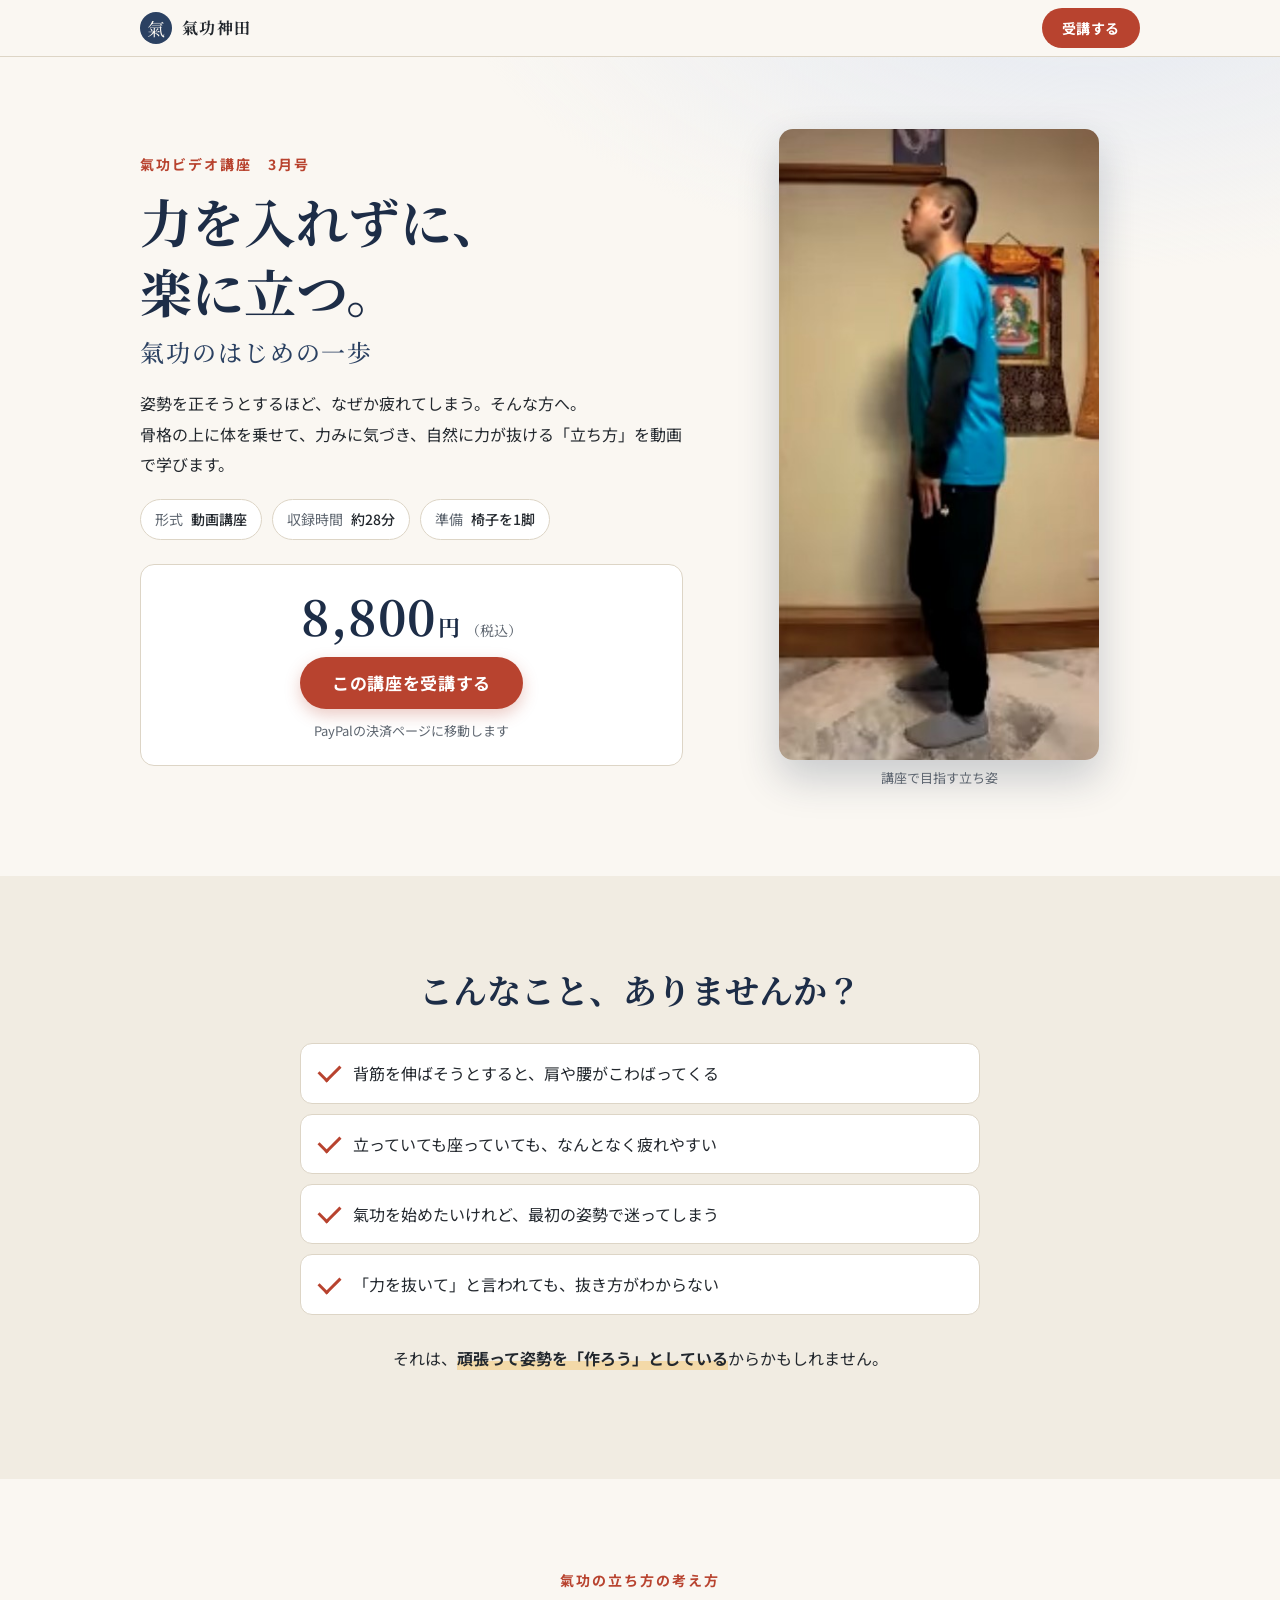
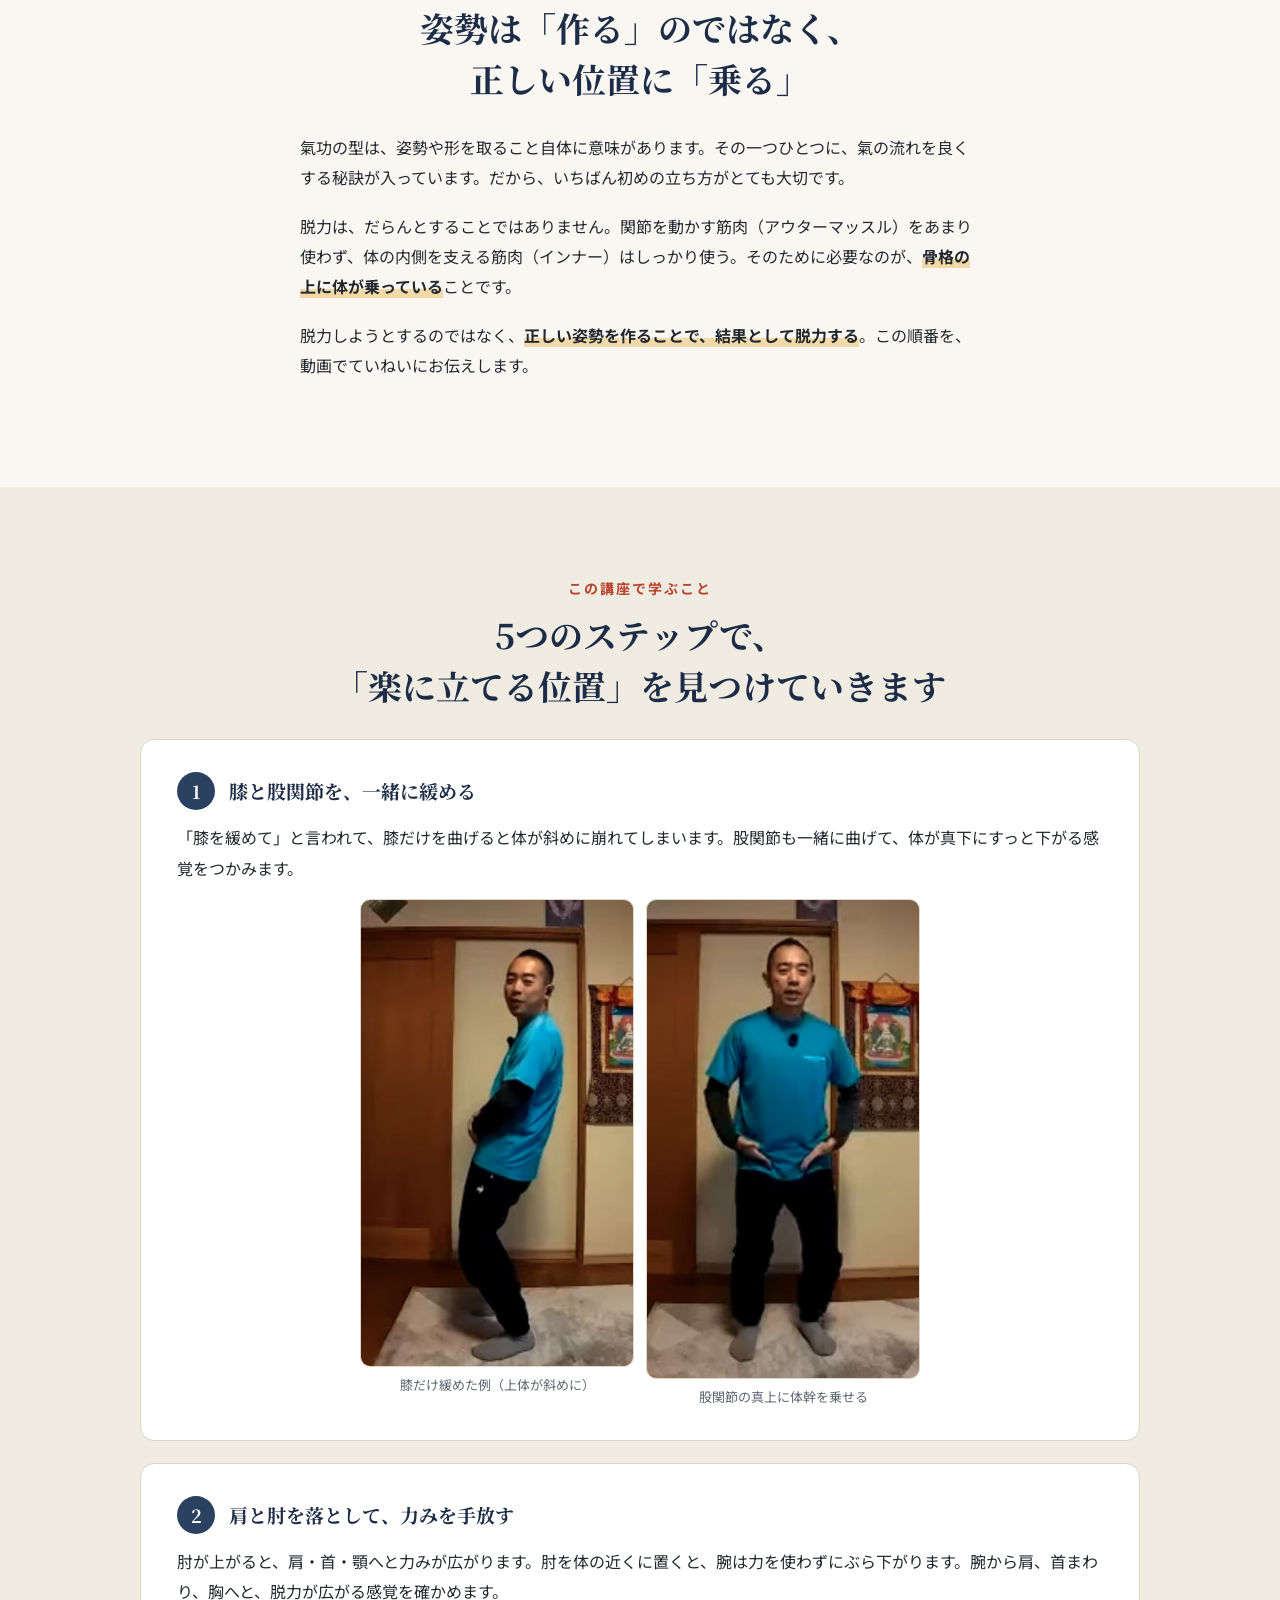
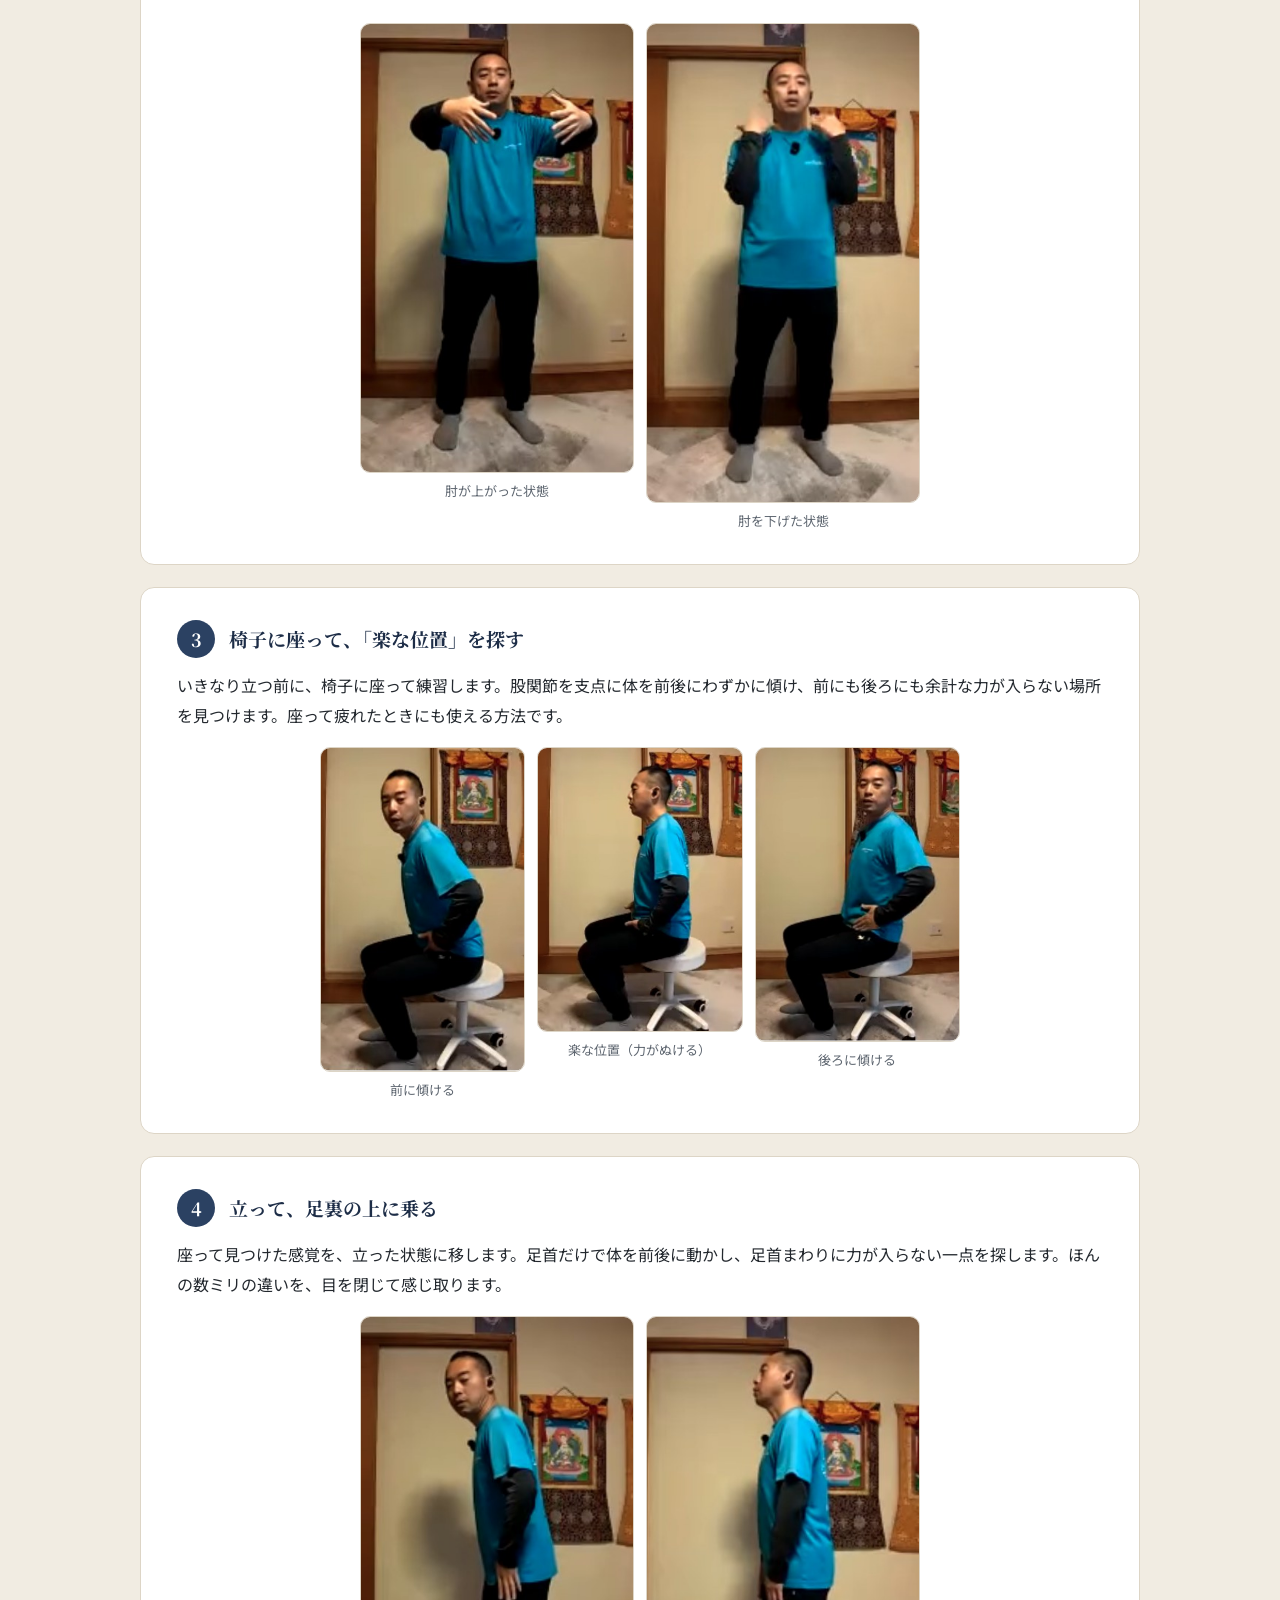
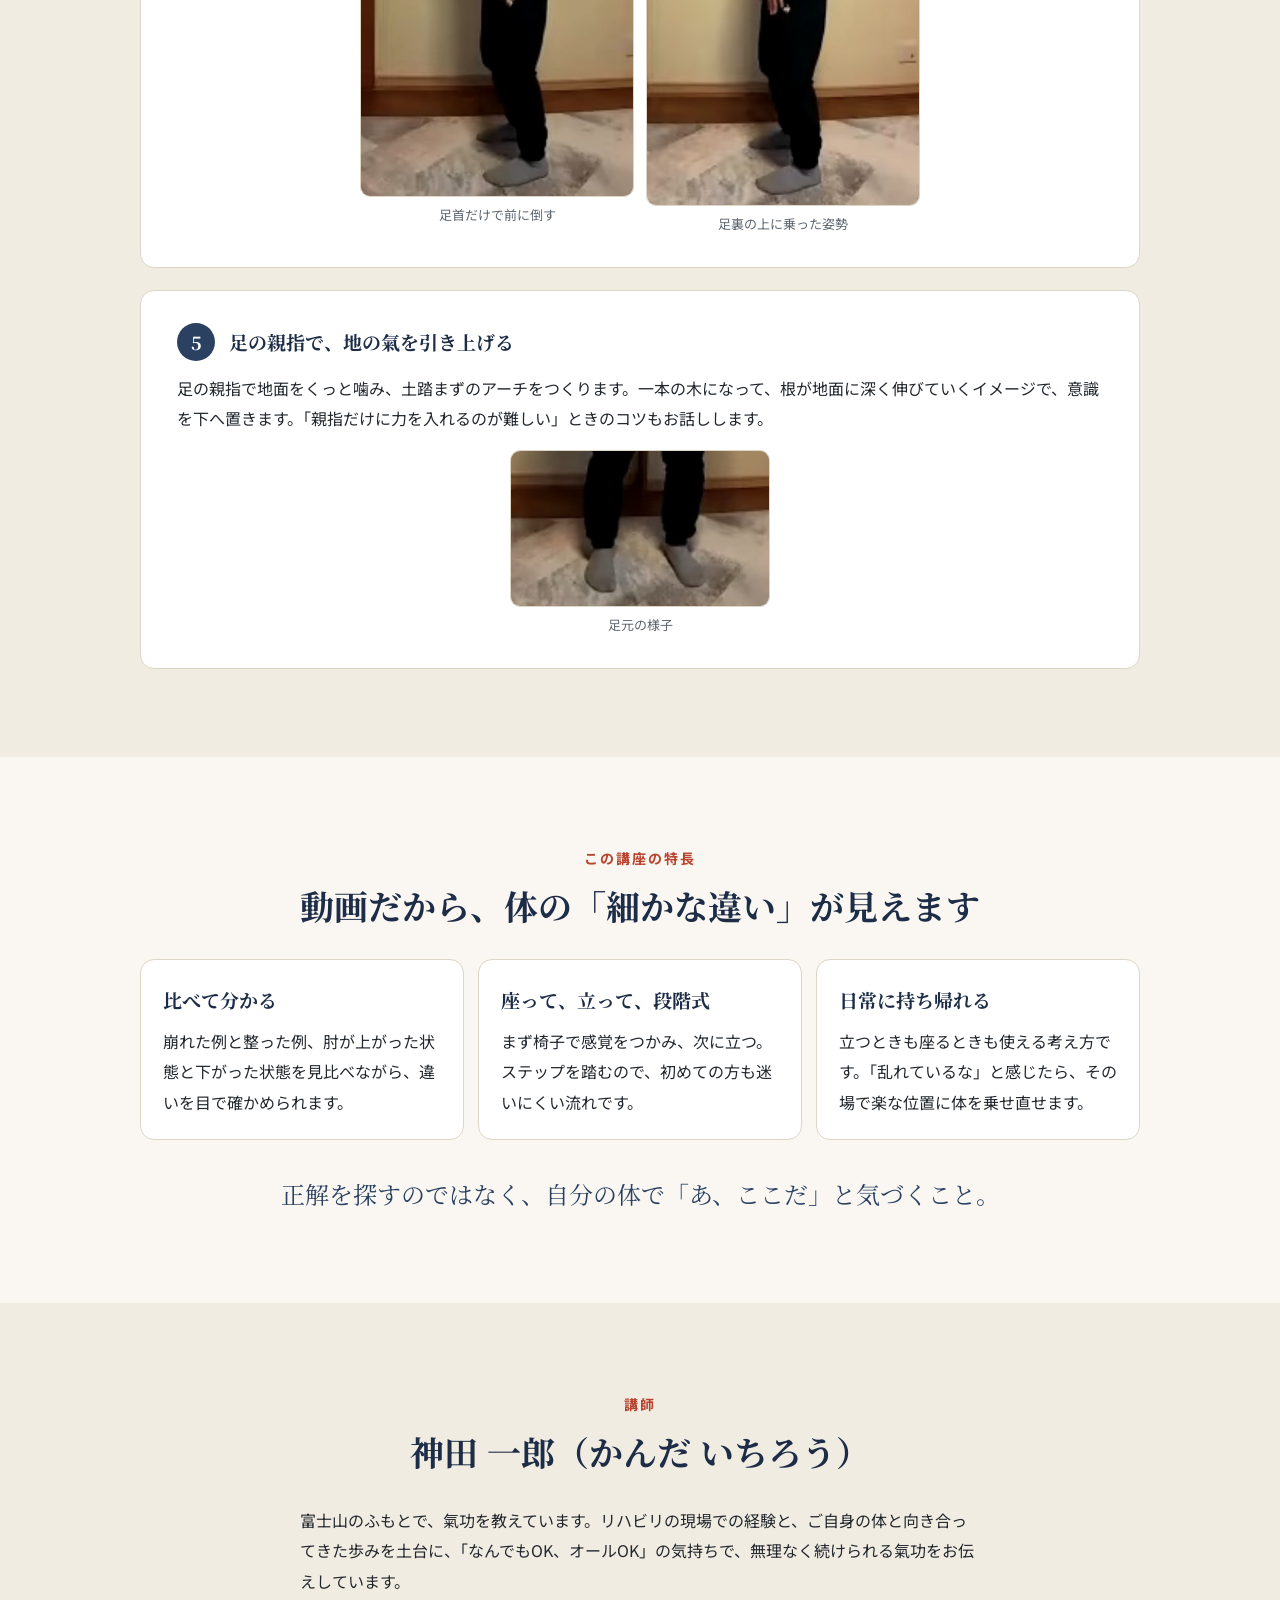
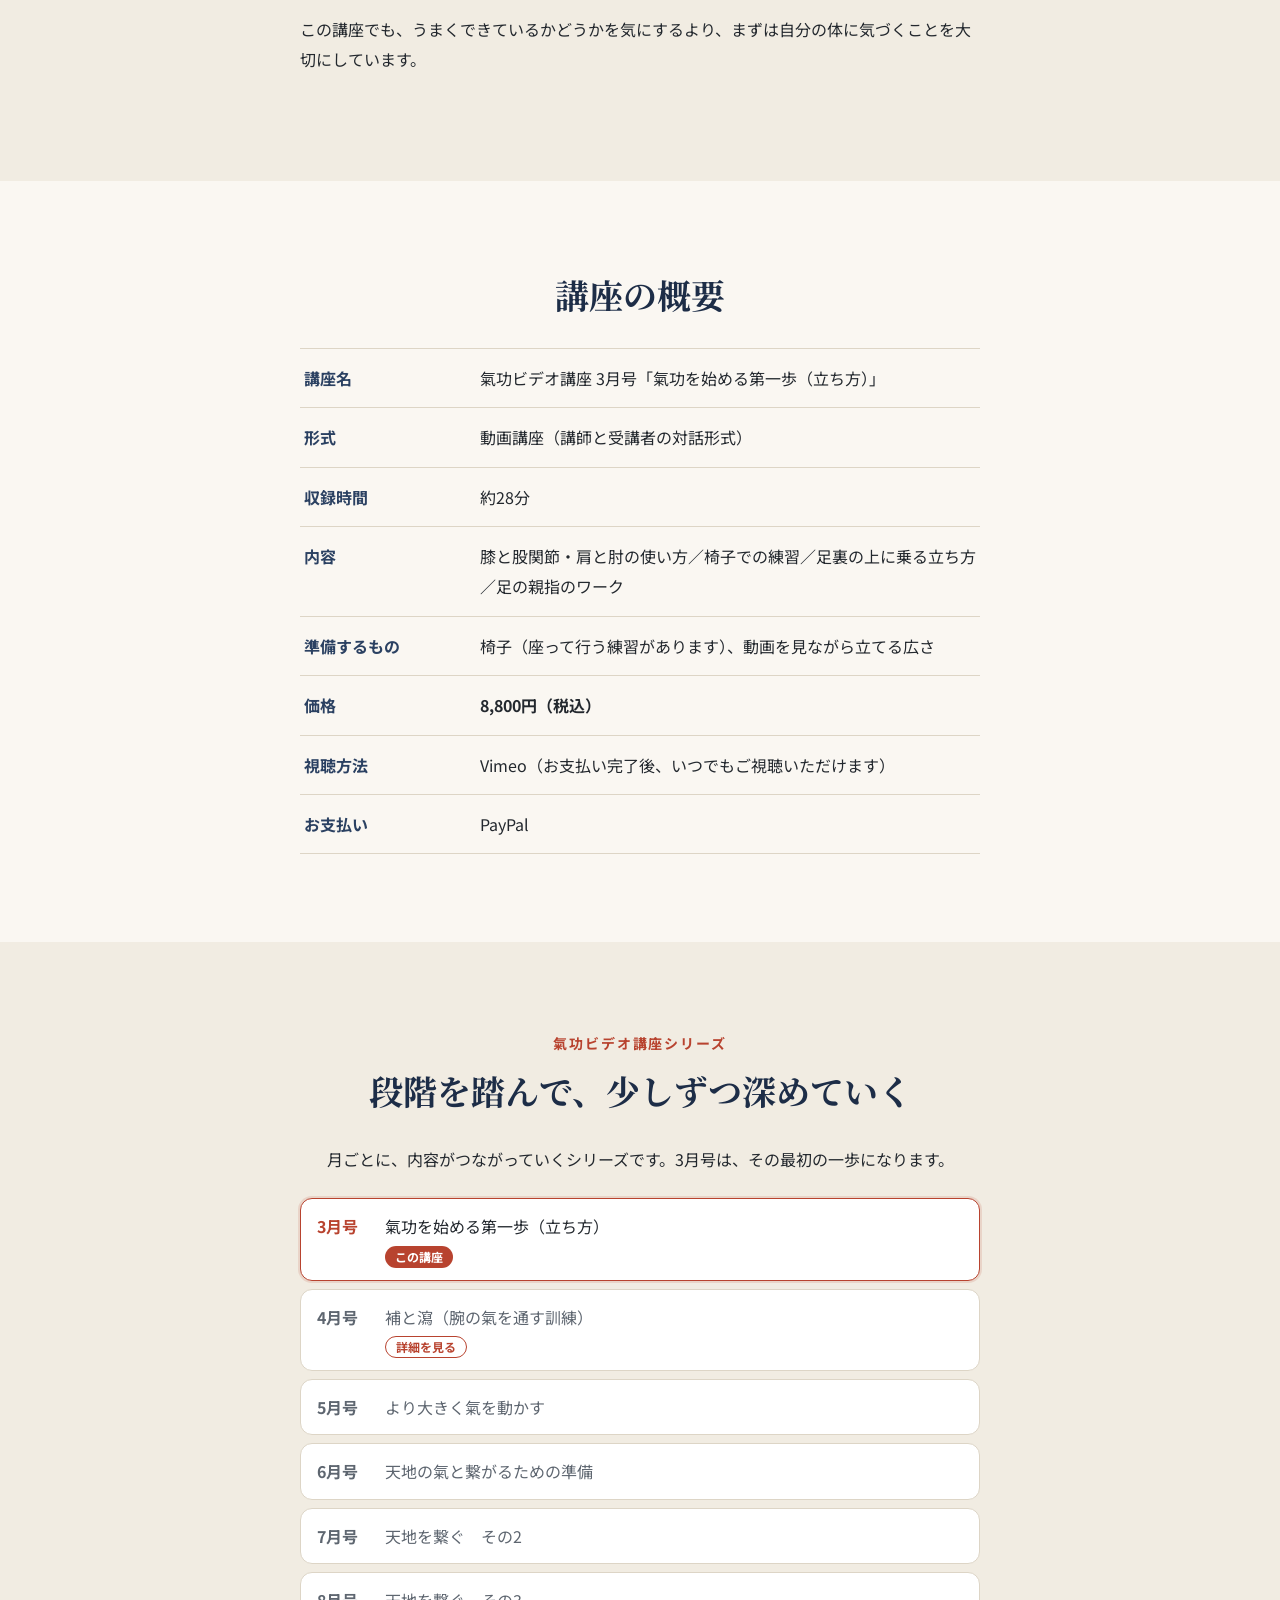
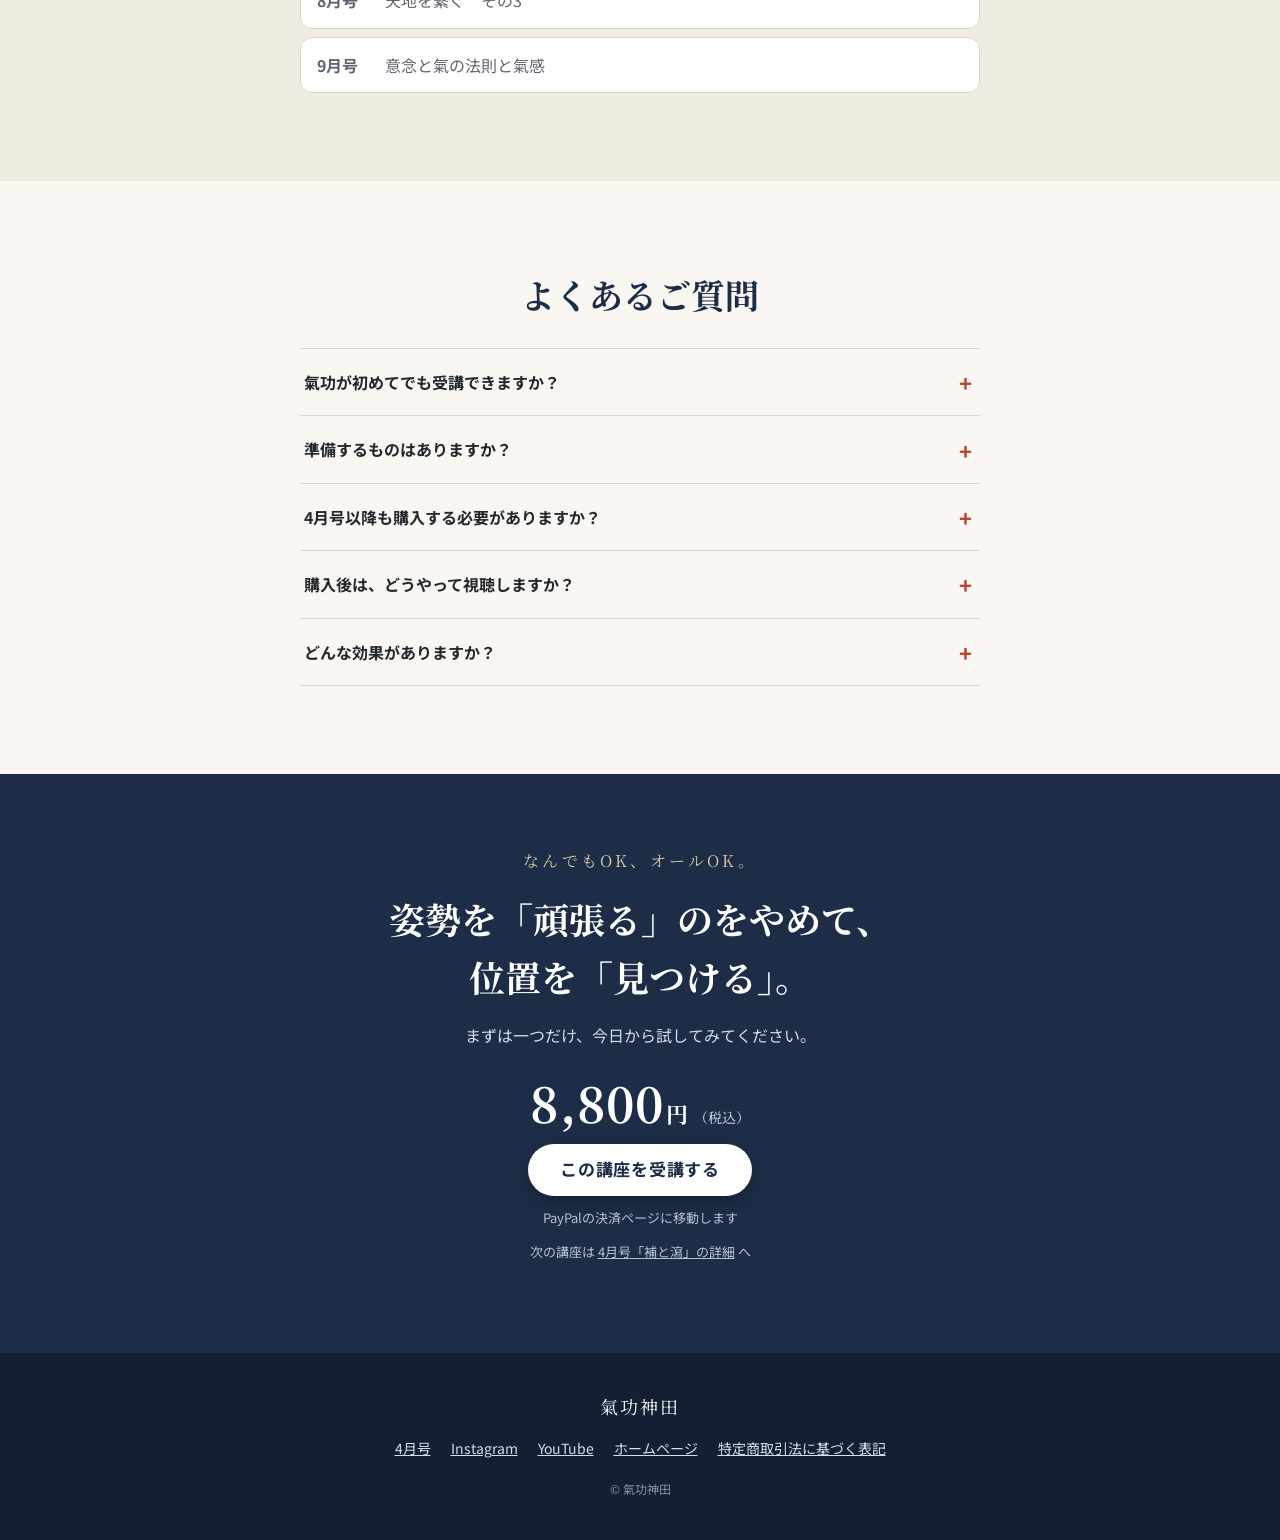
<file: index.html>
<!doctype html>
<html lang="ja">
<head>
<meta charset="utf-8">
<meta name="viewport" content="width=device-width, initial-scale=1">
<title>氣功ビデオ講座 3月号「立ち方」｜氣功神田</title>
<meta name="description" content="姿勢を正そうとするほど疲れてしまう方へ。力を入れずに楽に立つ、氣功のはじめの一歩を動画で学ぶ講座です。約28分・8,800円（税込）。">
<meta property="og:type" content="website">
<meta property="og:title" content="氣功ビデオ講座 3月号「立ち方」｜氣功神田">
<meta property="og:description" content="力を入れずに、楽に立つ。氣功のはじめの一歩を動画で学ぶ講座。8,800円（税込）。">
<link rel="icon" href="data:image/svg+xml,%3Csvg xmlns='http://www.w3.org/2000/svg' viewBox='0 0 100 100'%3E%3Ccircle cx='50' cy='50' r='46' fill='%232b4162'/%3E%3Ctext x='50' y='66' font-size='52' text-anchor='middle' fill='%23faf7f2' font-family='serif'%3E氣%3C/text%3E%3C/svg%3E">
<link rel="preconnect" href="https://fonts.googleapis.com">
<link rel="preconnect" href="https://fonts.gstatic.com" crossorigin>
<link href="https://fonts.googleapis.com/css2?family=Noto+Sans+JP:wght@400;500;700&family=Noto+Serif+JP:wght@500;700&display=swap" rel="stylesheet">
<link rel="stylesheet" href="style.css">
</head>
<body>

<!--
  【差し替え箇所】
  ・購入リンク（PayPal）: https://www.paypal.com/ncp/payment/3G4N5GA3SAFKY （ページ内4か所。変更する場合は検索して置換）
-->

<header class="site-header">
  <div class="wrap header-inner">
    <a class="brand" href="#top" aria-label="氣功神田 トップへ">
      <span class="brand-mark" aria-hidden="true">氣</span>
      <span class="brand-name">氣功神田</span>
    </a>
    <a class="btn btn-small" href="https://www.paypal.com/ncp/payment/3G4N5GA3SAFKY" target="_blank" rel="noopener">受講する</a>
  </div>
</header>

<main id="top">

  <!-- HERO -->
  <section class="hero">
    <div class="wrap hero-inner">
      <div class="hero-copy">
        <p class="eyebrow">氣功ビデオ講座　3月号</p>
        <h1>力を入れずに、<br>楽に立つ。<span class="h1-sub">氣功のはじめの一歩</span></h1>
        <p class="lead">姿勢を正そうとするほど、なぜか疲れてしまう。そんな方へ。<br>骨格の上に体を乗せて、力みに気づき、自然に力が抜ける「立ち方」を動画で学びます。</p>
        <ul class="hero-facts" aria-label="講座の概要">
          <li><span>形式</span>動画講座</li>
          <li><span>収録時間</span>約28分</li>
          <li><span>準備</span>椅子を1脚</li>
        </ul>
        <div class="price-box">
          <p class="price"><span class="price-num">8,800</span><span class="price-unit">円</span><span class="price-tax">（税込）</span></p>
          <a class="btn" href="https://www.paypal.com/ncp/payment/3G4N5GA3SAFKY" target="_blank" rel="noopener">この講座を受講する</a>
          <p class="note-small">PayPalの決済ページに移動します</p>
        </div>
      </div>
      <figure class="hero-fig">
        <img src="assets/shot_1.jpg" width="337" height="664" alt="氣功の立ち方を横から見た、完成した立ち姿">
        <figcaption>講座で目指す立ち姿</figcaption>
      </figure>
    </div>
  </section>

  <!-- 共感 -->
  <section class="section section-tint">
    <div class="wrap narrow">
      <h2 class="h2">こんなこと、ありませんか？</h2>
      <ul class="check-list">
        <li>背筋を伸ばそうとすると、肩や腰がこわばってくる</li>
        <li>立っていても座っていても、なんとなく疲れやすい</li>
        <li>氣功を始めたいけれど、最初の姿勢で迷ってしまう</li>
        <li>「力を抜いて」と言われても、抜き方がわからない</li>
      </ul>
      <p class="body center">それは、<strong>頑張って姿勢を「作ろう」としている</strong>からかもしれません。</p>
    </div>
  </section>

  <!-- 考え方 -->
  <section class="section">
    <div class="wrap narrow">
      <p class="eyebrow center">氣功の立ち方の考え方</p>
      <h2 class="h2">姿勢は「作る」のではなく、<br>正しい位置に「乗る」</h2>
      <p class="body">氣功の型は、姿勢や形を取ること自体に意味があります。その一つひとつに、氣の流れを良くする秘訣が入っています。だから、いちばん初めの立ち方がとても大切です。</p>
      <p class="body">脱力は、だらんとすることではありません。関節を動かす筋肉（アウターマッスル）をあまり使わず、体の内側を支える筋肉（インナー）はしっかり使う。そのために必要なのが、<strong>骨格の上に体が乗っている</strong>ことです。</p>
      <p class="body">脱力しようとするのではなく、<strong>正しい姿勢を作ることで、結果として脱力する</strong>。この順番を、動画でていねいにお伝えします。</p>
    </div>
  </section>

  <!-- 学ぶこと -->
  <section class="section section-tint" id="learn">
    <div class="wrap">
      <p class="eyebrow center">この講座で学ぶこと</p>
      <h2 class="h2">5つのステップで、<br>「楽に立てる位置」を見つけていきます</h2>

      <ol class="steps">

        <li class="step">
          <div class="step-head"><span class="step-no">1</span><h3>膝と股関節を、一緒に緩める</h3></div>
          <p>「膝を緩めて」と言われて、膝だけを曲げると体が斜めに崩れてしまいます。股関節も一緒に曲げて、体が真下にすっと下がる感覚をつかみます。</p>
          <div class="pair">
            <figure><img src="assets/shot_2.jpg" width="392" height="671" alt="膝だけを緩めて、上体が斜めに崩れた例" loading="lazy"><figcaption>膝だけ緩めた例（上体が斜めに）</figcaption></figure>
            <figure><img src="assets/shot_3.jpg" width="368" height="647" alt="股関節の位置を手で示しながら立つ講師" loading="lazy"><figcaption>股関節の真上に体幹を乗せる</figcaption></figure>
          </div>
        </li>

        <li class="step">
          <div class="step-head"><span class="step-no">2</span><h3>肩と肘を落として、力みを手放す</h3></div>
          <p>肘が上がると、肩・首・顎へと力みが広がります。肘を体の近くに置くと、腕は力を使わずにぶら下がります。腕から肩、首まわり、胸へと、脱力が広がる感覚を確かめます。</p>
          <div class="pair">
            <figure><img src="assets/shot_4_1.jpg" width="393" height="647" alt="肘が上がって肩まわりが詰まっている状態" loading="lazy"><figcaption>肘が上がった状態</figcaption></figure>
            <figure><img src="assets/shot_4_2.jpg" width="370" height="651" alt="肘を体の近くに下げて肩が楽な状態" loading="lazy"><figcaption>肘を下げた状態</figcaption></figure>
          </div>
        </li>

        <li class="step">
          <div class="step-head"><span class="step-no">3</span><h3>椅子に座って、「楽な位置」を探す</h3></div>
          <p>いきなり立つ前に、椅子に座って練習します。股関節を支点に体を前後にわずかに傾け、前にも後ろにも余計な力が入らない場所を見つけます。座って疲れたときにも使える方法です。</p>
          <div class="trio">
            <figure><img src="assets/shot_5_1.jpg" width="349" height="555" alt="椅子に座って体を前に傾けた状態" loading="lazy"><figcaption>前に傾ける</figcaption></figure>
            <figure><img src="assets/shot_5_2.jpg" width="400" height="556" alt="椅子に座って楽な位置にいる状態" loading="lazy"><figcaption>楽な位置（力がぬける）</figcaption></figure>
            <figure><img src="assets/shot_5_3.jpg" width="382" height="550" alt="椅子に座って体を後ろに傾けた状態" loading="lazy"><figcaption>後ろに傾ける</figcaption></figure>
          </div>
        </li>

        <li class="step">
          <div class="step-head"><span class="step-no">4</span><h3>立って、足裏の上に乗る</h3></div>
          <p>座って見つけた感覚を、立った状態に移します。足首だけで体を前後に動かし、足首まわりに力が入らない一点を探します。ほんの数ミリの違いを、目を閉じて感じ取ります。</p>
          <div class="pair">
            <figure><img src="assets/shot_7.jpg" width="368" height="649" alt="足首だけで体を前に倒した状態" loading="lazy"><figcaption>足首だけで前に倒す</figcaption></figure>
            <figure><img src="assets/shot_8.jpg" width="366" height="657" alt="足裏の上に体が乗った完成姿勢" loading="lazy"><figcaption>足裏の上に乗った姿勢</figcaption></figure>
          </div>
        </li>

        <li class="step">
          <div class="step-head"><span class="step-no">5</span><h3>足の親指で、地の氣を引き上げる</h3></div>
          <p>足の親指で地面をくっと噛み、土踏まずのアーチをつくります。一本の木になって、根が地面に深く伸びていくイメージで、意識を下へ置きます。「親指だけに力を入れるのが難しい」ときのコツもお話しします。</p>
          <div class="single">
            <figure><img src="assets/shot_9.jpg" width="318" height="192" alt="立った姿勢の足元" loading="lazy"><figcaption>足元の様子</figcaption></figure>
          </div>
        </li>

      </ol>
    </div>
  </section>

  <!-- 特徴 -->
  <section class="section">
    <div class="wrap">
      <p class="eyebrow center">この講座の特長</p>
      <h2 class="h2">動画だから、体の「細かな違い」が見えます</h2>
      <div class="cards">
        <div class="card">
          <h3>比べて分かる</h3>
          <p>崩れた例と整った例、肘が上がった状態と下がった状態を見比べながら、違いを目で確かめられます。</p>
        </div>
        <div class="card">
          <h3>座って、立って、段階式</h3>
          <p>まず椅子で感覚をつかみ、次に立つ。ステップを踏むので、初めての方も迷いにくい流れです。</p>
        </div>
        <div class="card">
          <h3>日常に持ち帰れる</h3>
          <p>立つときも座るときも使える考え方です。「乱れているな」と感じたら、その場で楽な位置に体を乗せ直せます。</p>
        </div>
      </div>
      <p class="pull">正解を探すのではなく、<br class="sp-only">自分の体で「あ、ここだ」と気づくこと。</p>
    </div>
  </section>

  <!-- 講師 -->
  <section class="section section-tint">
    <div class="wrap narrow">
      <p class="eyebrow center">講師</p>
      <h2 class="h2">神田 一郎（かんだ いちろう）</h2>
      <p class="body">富士山のふもとで、氣功を教えています。リハビリの現場での経験と、ご自身の体と向き合ってきた歩みを土台に、「なんでもOK、オールOK」の気持ちで、無理なく続けられる氣功をお伝えしています。</p>
      <p class="body">この講座でも、うまくできているかどうかを気にするより、まずは自分の体に気づくことを大切にしています。</p>
    </div>
  </section>

  <!-- 概要 -->
  <section class="section" id="overview">
    <div class="wrap narrow">
      <h2 class="h2">講座の概要</h2>
      <dl class="spec">
        <div><dt>講座名</dt><dd>氣功ビデオ講座 3月号「氣功を始める第一歩（立ち方）」</dd></div>
        <div><dt>形式</dt><dd>動画講座（講師と受講者の対話形式）</dd></div>
        <div><dt>収録時間</dt><dd>約28分</dd></div>
        <div><dt>内容</dt><dd>膝と股関節・肩と肘の使い方／椅子での練習／足裏の上に乗る立ち方／足の親指のワーク</dd></div>
        <div><dt>準備するもの</dt><dd>椅子（座って行う練習があります）、動画を見ながら立てる広さ</dd></div>
        <div><dt>価格</dt><dd><strong>8,800円（税込）</strong></dd></div>
        <div><dt>視聴方法</dt><dd>Vimeo（お支払い完了後、いつでもご視聴いただけます）</dd></div>
        <div><dt>お支払い</dt><dd>PayPal</dd></div>
      </dl>
    </div>
  </section>

  <!-- シリーズ -->
  <section class="section section-tint">
    <div class="wrap narrow">
      <p class="eyebrow center">氣功ビデオ講座シリーズ</p>
      <h2 class="h2">段階を踏んで、少しずつ深めていく</h2>
      <p class="body center">月ごとに、内容がつながっていくシリーズです。3月号は、その最初の一歩になります。</p>
      <ul class="series">
        <li class="has-link is-current"><a href="./"><span class="s-m">3月号</span><span class="s-t">氣功を始める第一歩（立ち方）</span><span class="s-tag">この講座</span></a></li>
        <li class="has-link"><a href="04/"><span class="s-m">4月号</span><span class="s-t">補と瀉（腕の氣を通す訓練）</span><span class="s-tag s-tag-sub">詳細を見る</span></a></li>
        <li><span class="s-m">5月号</span><span class="s-t">より大きく氣を動かす</span></li>
        <li><span class="s-m">6月号</span><span class="s-t">天地の氣と繋がるための準備</span></li>
        <li><span class="s-m">7月号</span><span class="s-t">天地を繋ぐ　その2</span></li>
        <li><span class="s-m">8月号</span><span class="s-t">天地を繋ぐ　その3</span></li>
        <li><span class="s-m">9月号</span><span class="s-t">意念と氣の法則と氣感</span></li>
      </ul>
    </div>
  </section>

  <!-- FAQ -->
  <section class="section" id="faq">
    <div class="wrap narrow">
      <h2 class="h2">よくあるご質問</h2>
      <details>
        <summary>氣功が初めてでも受講できますか？</summary>
        <p>はい。3月号はシリーズの最初の講座で、氣功を始める第一歩として、立ち方の基本から順に進めます。</p>
      </details>
      <details>
        <summary>準備するものはありますか？</summary>
        <p>椅子を1脚ご用意ください。座って「楽な位置」を探す練習があります。あとは、動画を見ながら立てるスペースがあれば大丈夫です。</p>
      </details>
      <details>
        <summary>4月号以降も購入する必要がありますか？</summary>
        <p>各月号は単品でご購入いただけます。内容は段階的につながっているため、初めての方は3月号からの受講がおすすめです。続きの<a href="04/">4月号「補と瀉」</a>もご覧いただけます。</p>
      </details>
      <details>
        <summary>購入後は、どうやって視聴しますか？</summary>
        <p>お支払い完了後、いつでもVimeoでご視聴いただけます。</p>
      </details>
      <details>
        <summary>どんな効果がありますか？</summary>
        <p>体の感じ方には個人差があります。この講座は、体の使い方を学ぶ内容であり、医療行為や、病気の診断・治療を目的としたものではありません。体調に不安がある方は、無理をせず、医師にご相談ください。</p>
      </details>
    </div>
  </section>

  <!-- 最終CTA -->
  <section class="final">
    <div class="wrap narrow center">
      <p class="final-quote">なんでもOK、オールOK。</p>
      <h2 class="final-h">姿勢を「頑張る」のをやめて、<br>位置を「見つける」。</h2>
      <p class="final-body">まずは一つだけ、今日から試してみてください。</p>
      <p class="price price-light"><span class="price-num">8,800</span><span class="price-unit">円</span><span class="price-tax">（税込）</span></p>
      <a class="btn btn-light" href="https://www.paypal.com/ncp/payment/3G4N5GA3SAFKY" target="_blank" rel="noopener">この講座を受講する</a>
      <p class="note-small">PayPalの決済ページに移動します</p>
      <p class="note-small prev-link">次の講座は <a href="04/">4月号「補と瀉」の詳細</a> へ</p>
    </div>
  </section>

</main>

<footer class="site-footer">
  <div class="wrap">
    <p class="foot-brand">氣功神田</p>
    <ul class="foot-links">
      <li><a href="04/">4月号</a></li>
      <li><a href="https://www.instagram.com/qigongkanda_fujisan/" target="_blank" rel="noopener">Instagram</a></li>
      <li><a href="https://www.youtube.com/@%E6%B0%A3%E5%8A%9F%E7%A5%9E%E7%94%B0" target="_blank" rel="noopener">YouTube</a></li>
      <li><a href="https://www.qigong-kanda.com/" target="_blank" rel="noopener">ホームページ</a></li>
      <li><a href="tokushoho.html">特定商取引法に基づく表記</a></li>
    </ul>
    <p class="copy">© 氣功神田</p>
  </div>
</footer>

<!-- スマホ用の固定ボタン -->
<div class="sticky-cta" id="stickyCta" aria-hidden="true">
  <a class="btn" href="https://www.paypal.com/ncp/payment/3G4N5GA3SAFKY" target="_blank" rel="noopener" tabindex="-1">8,800円（税込）で受講する</a>
</div>

<script src="script.js"></script>
</body>
</html>
</file>
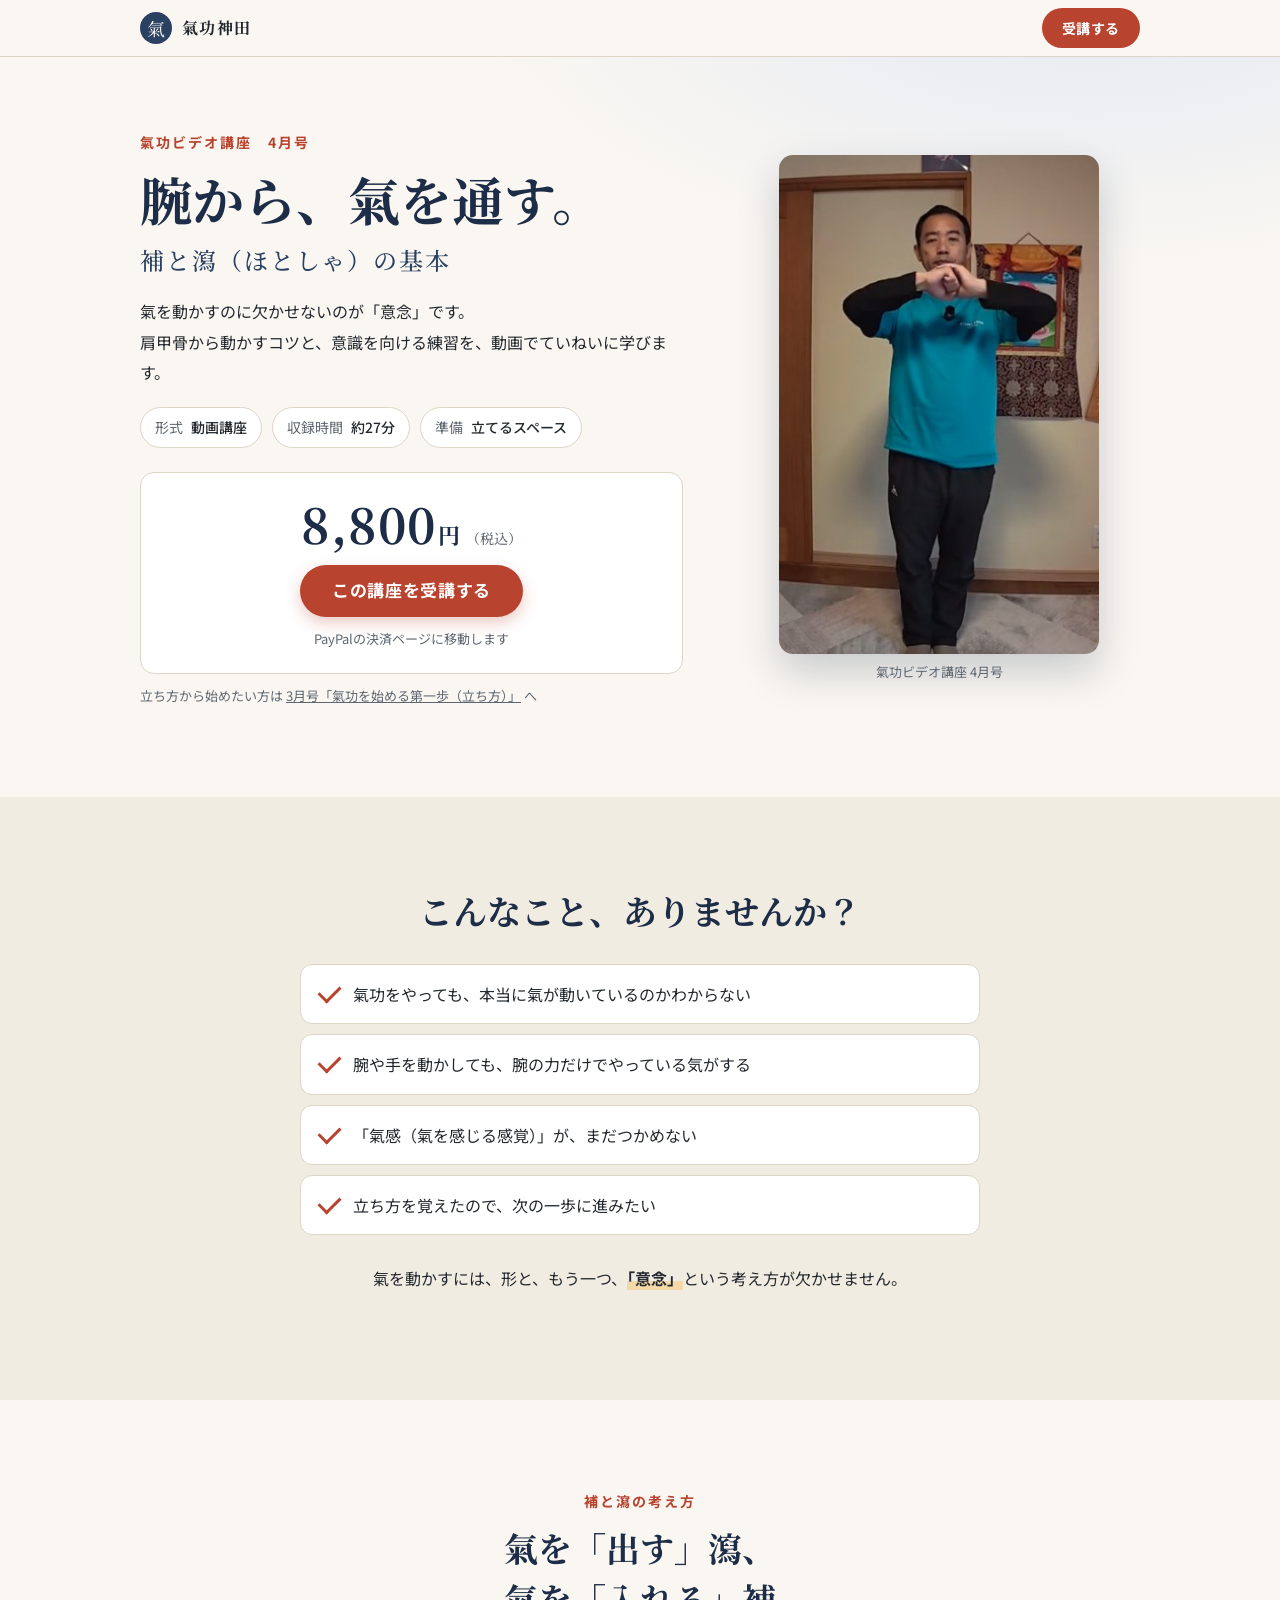
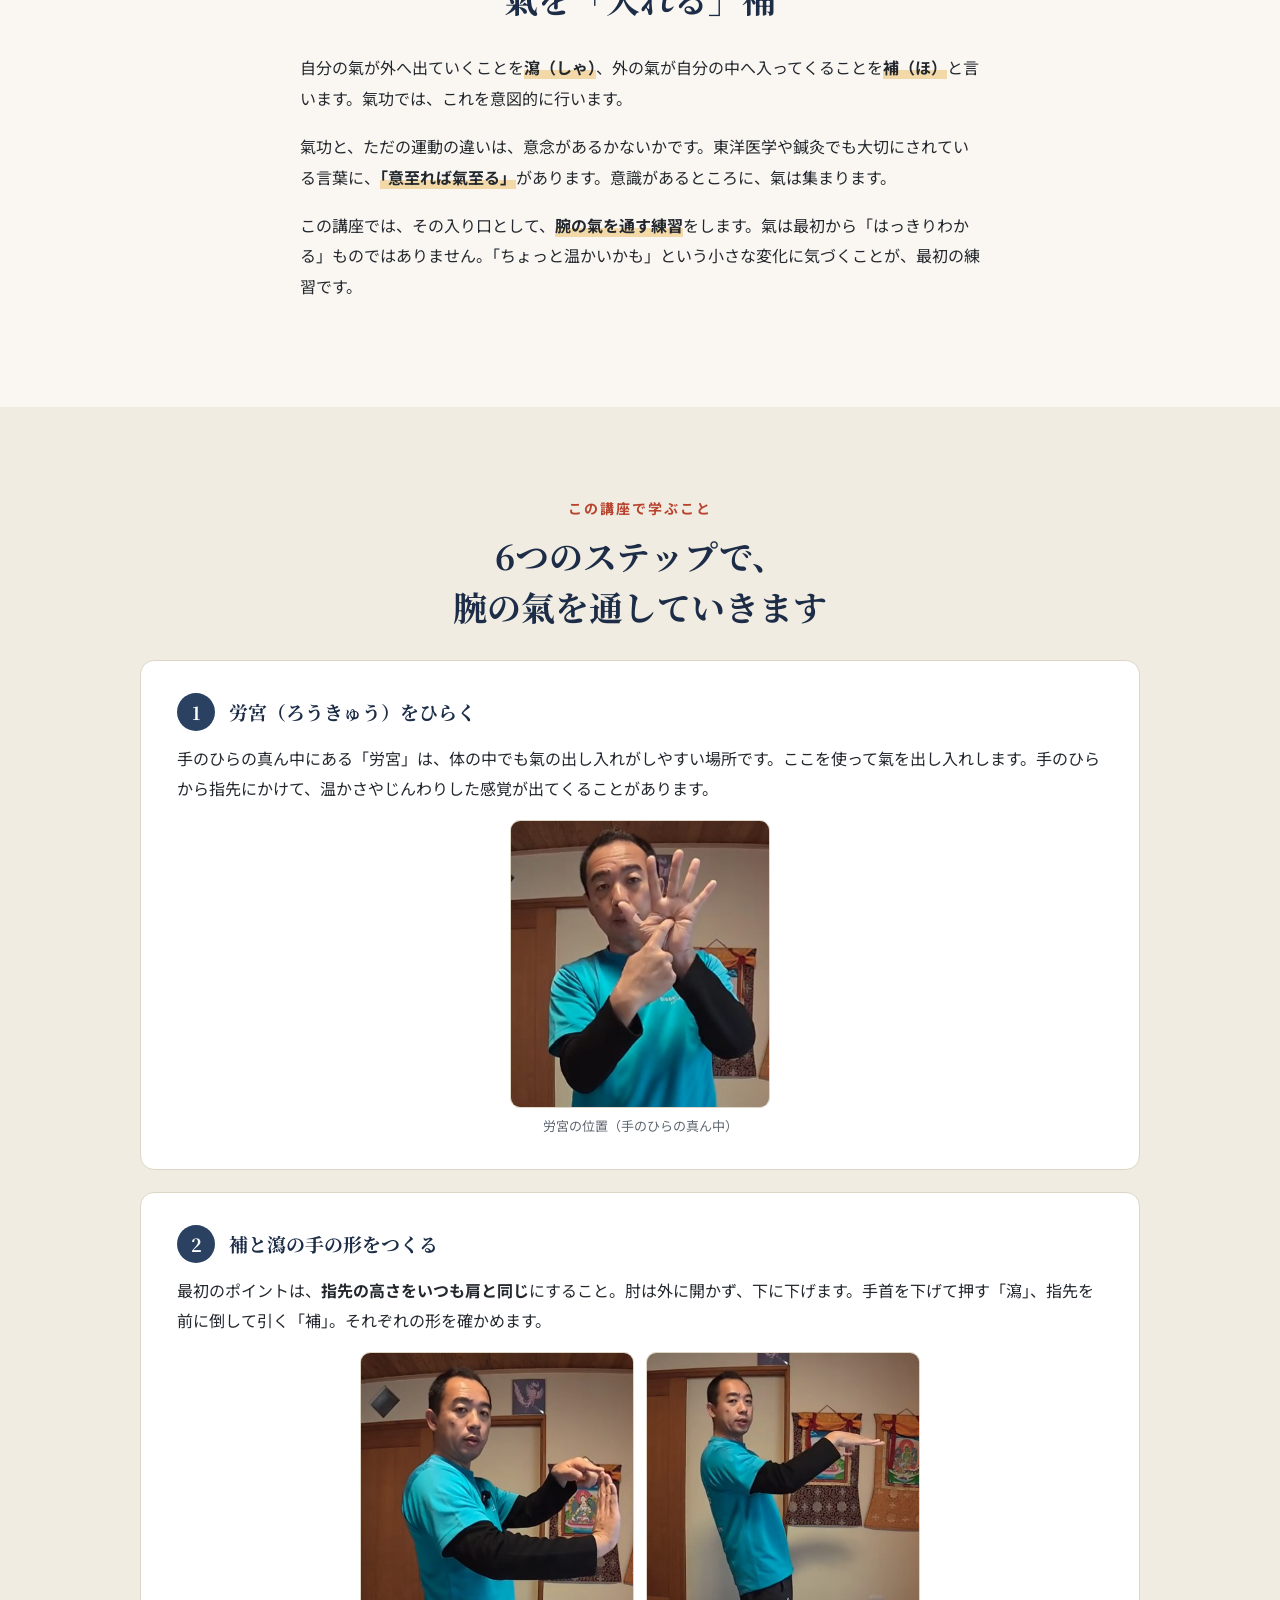
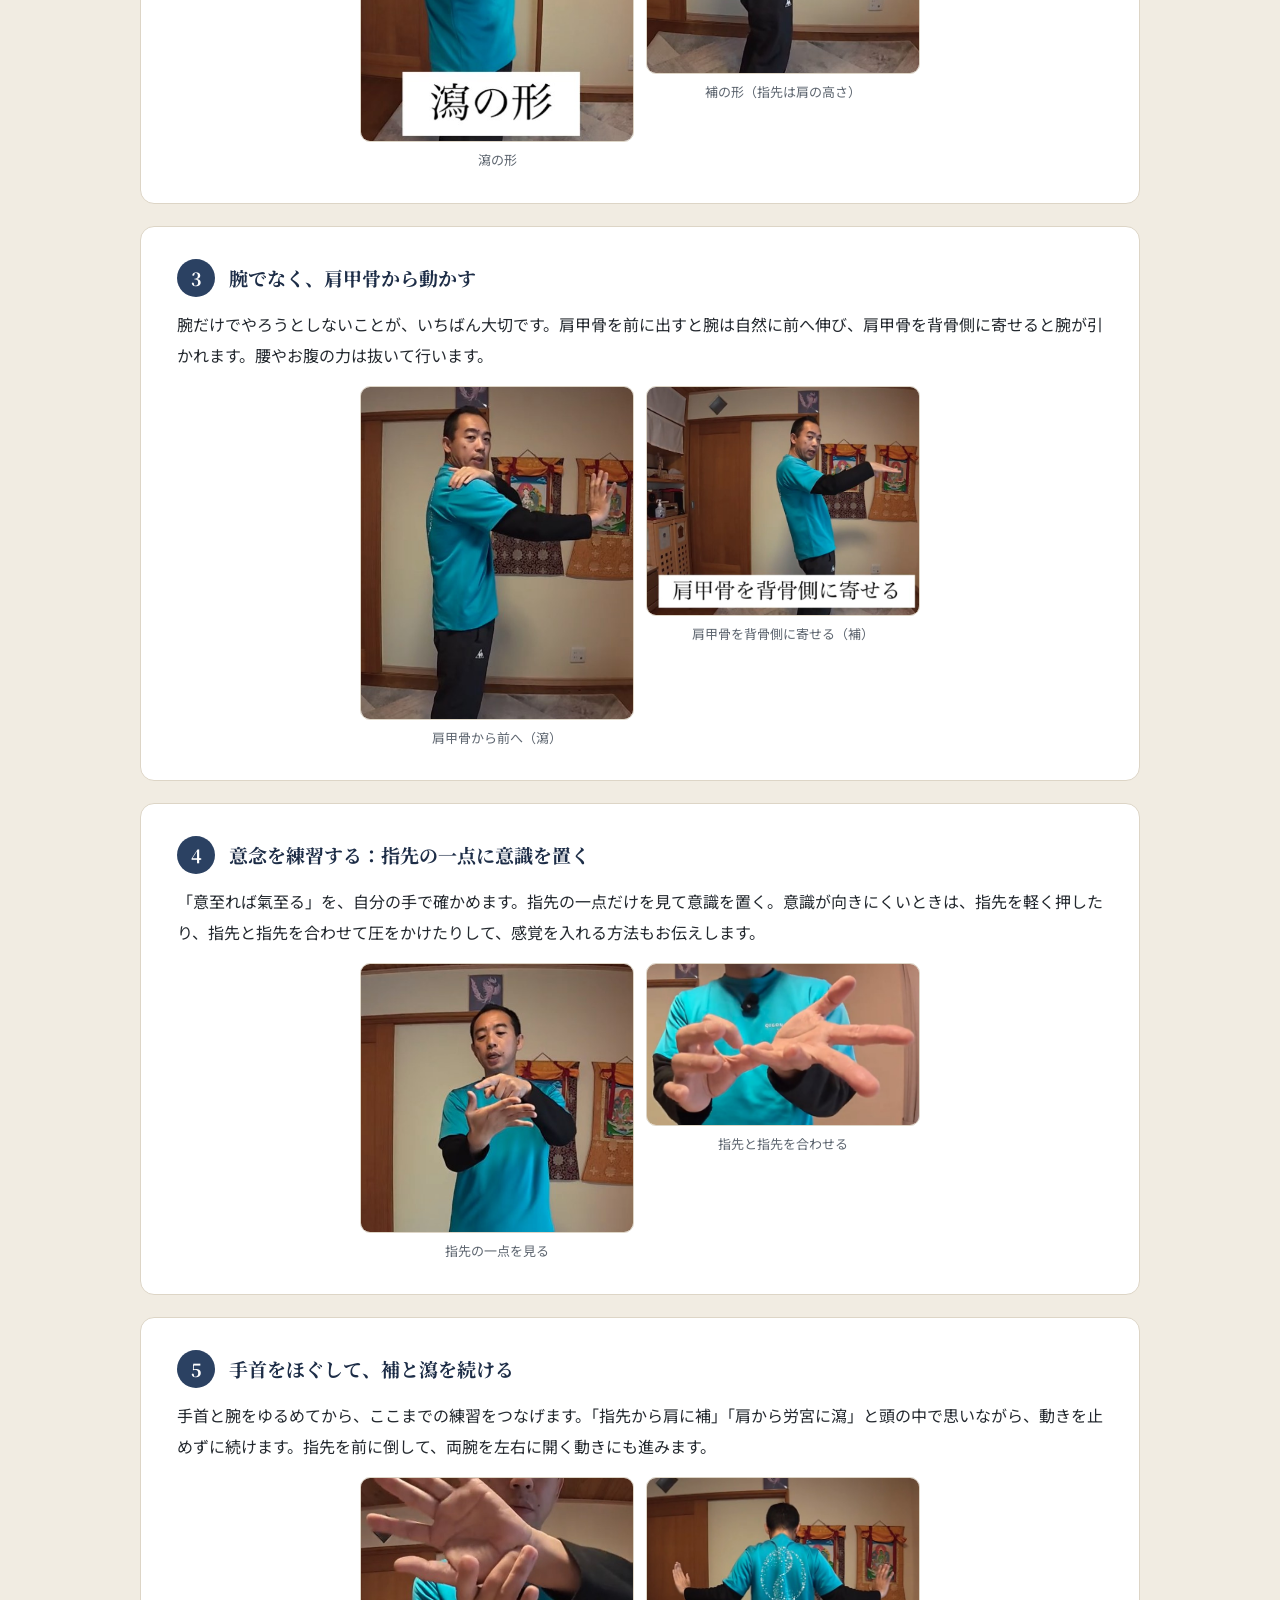
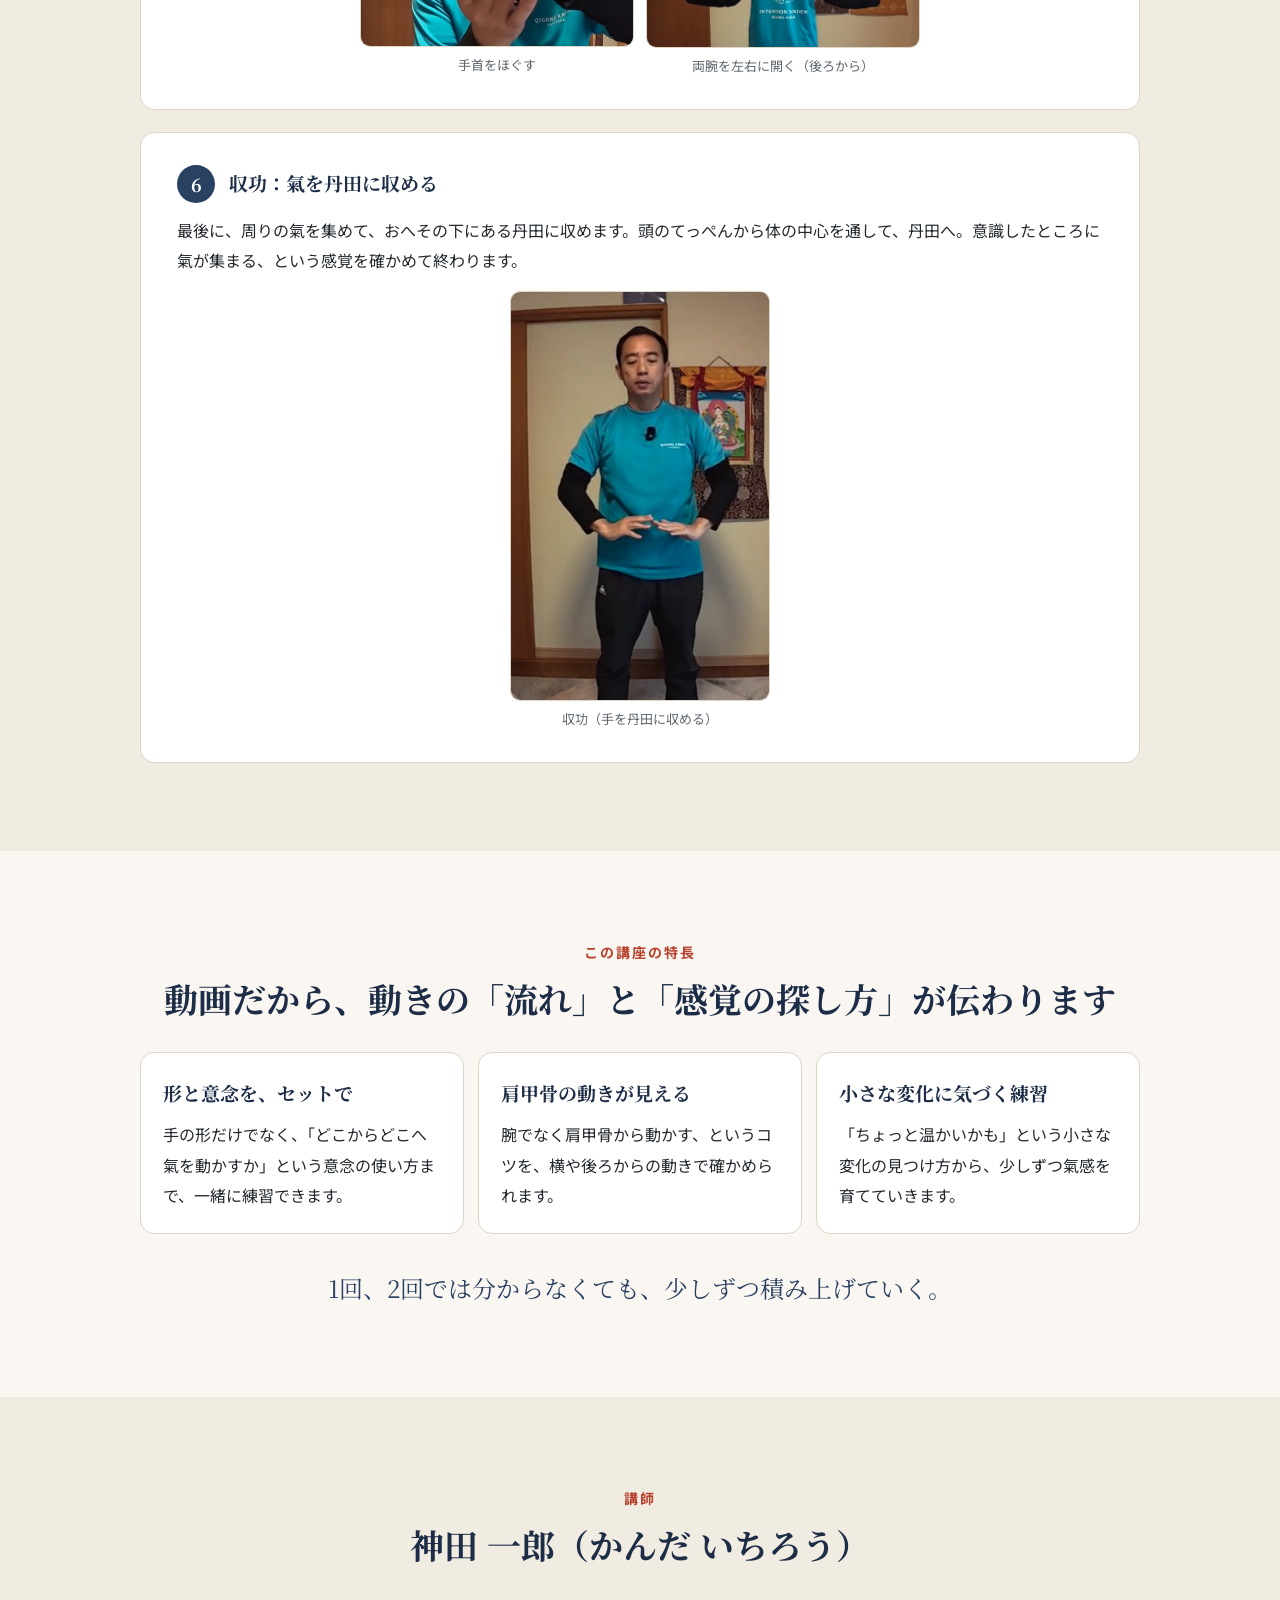
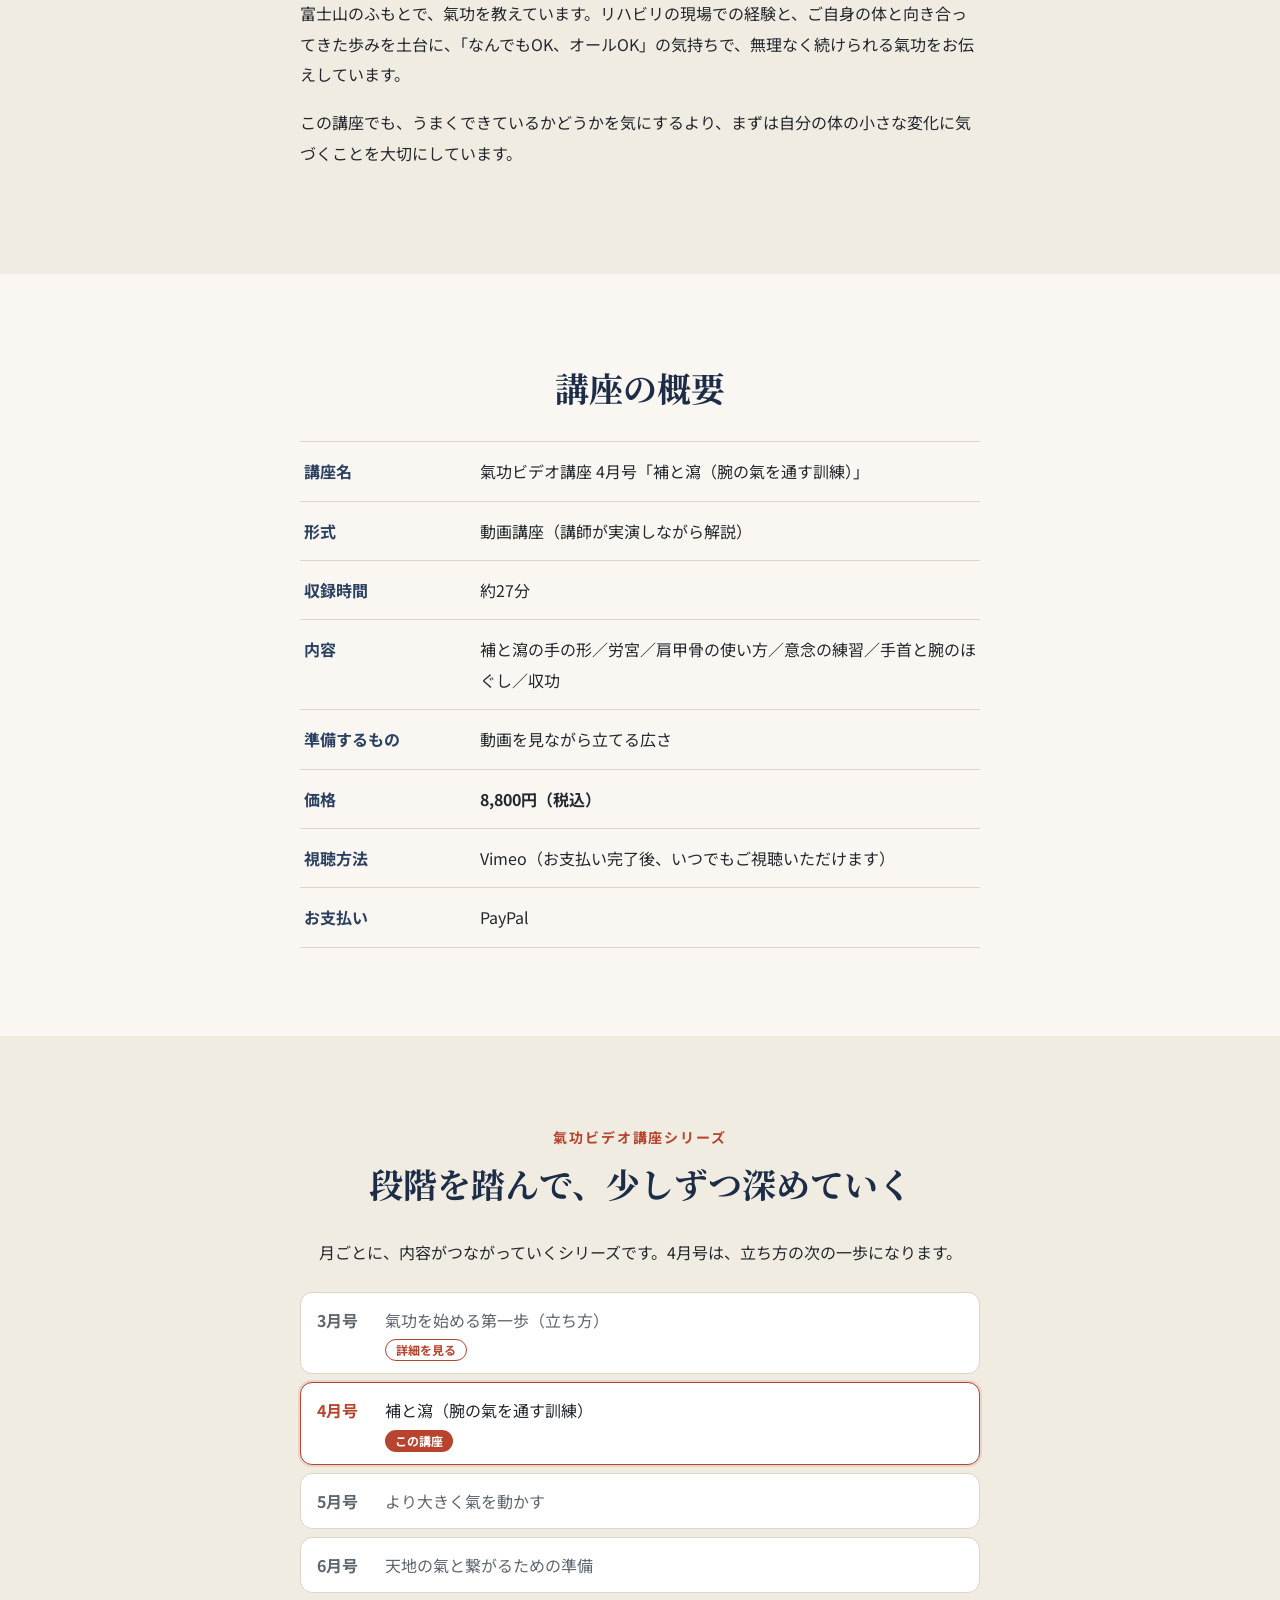
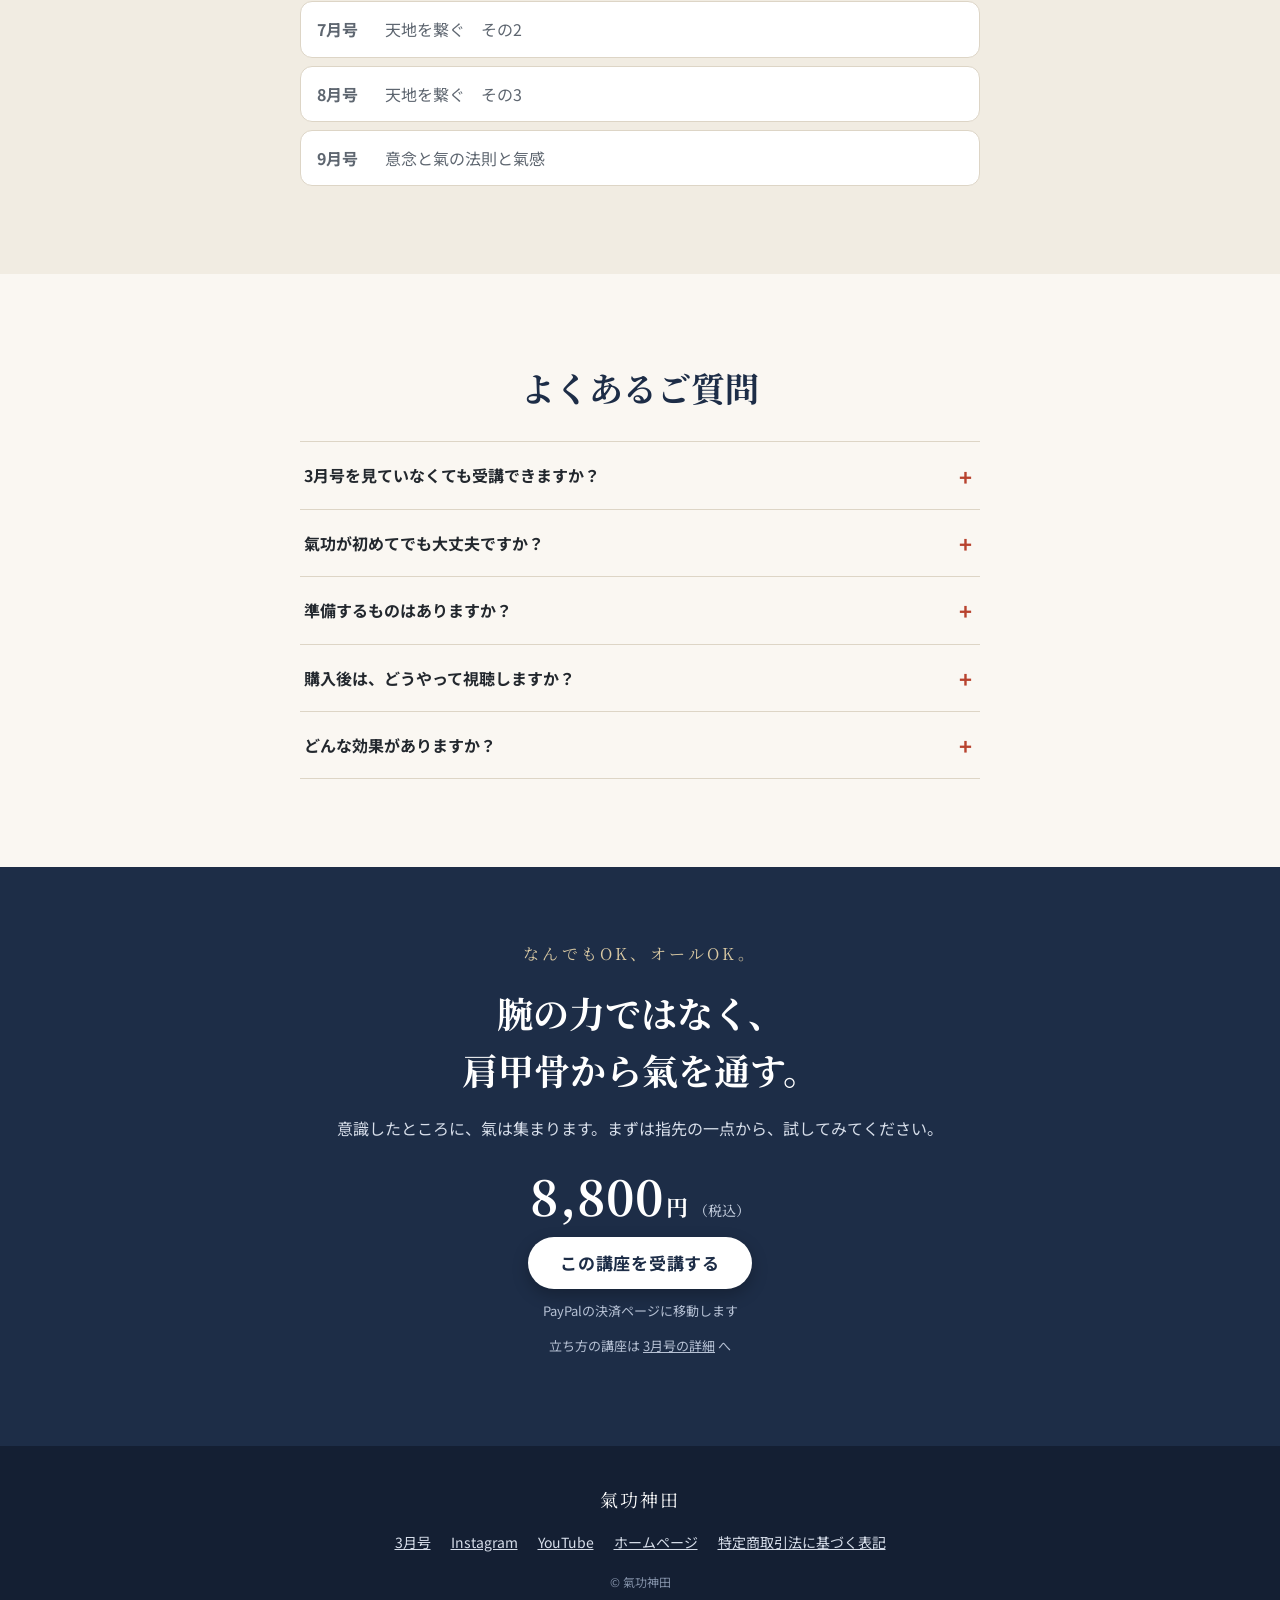
<file: 04/index.html>
<!doctype html>
<html lang="ja">
<head>
<meta charset="utf-8">
<meta name="viewport" content="width=device-width, initial-scale=1">
<title>氣功ビデオ講座 4月号「補と瀉」｜氣功神田</title>
<meta name="description" content="氣功の基本動作「補と瀉」を、腕の氣を通す練習として動画で学ぶ講座です。肩甲骨から動かすコツ、意念の使い方もお伝えします。約27分・8,800円（税込）。">
<meta property="og:type" content="website">
<meta property="og:title" content="氣功ビデオ講座 4月号「補と瀉」｜氣功神田">
<meta property="og:description" content="腕から、氣を通す。補と瀉の基本を動画で学ぶ講座。8,800円（税込）。">
<link rel="icon" href="data:image/svg+xml,%3Csvg xmlns='http://www.w3.org/2000/svg' viewBox='0 0 100 100'%3E%3Ccircle cx='50' cy='50' r='46' fill='%232b4162'/%3E%3Ctext x='50' y='66' font-size='52' text-anchor='middle' fill='%23faf7f2' font-family='serif'%3E氣%3C/text%3E%3C/svg%3E">
<link rel="preconnect" href="https://fonts.googleapis.com">
<link rel="preconnect" href="https://fonts.gstatic.com" crossorigin>
<link href="https://fonts.googleapis.com/css2?family=Noto+Sans+JP:wght@400;500;700&family=Noto+Serif+JP:wght@500;700&display=swap" rel="stylesheet">
<link rel="stylesheet" href="../style.css">
</head>
<body>

<!--
  【差し替え箇所】
  ・購入リンク（PayPal）: https://www.paypal.com/ncp/payment/76V9AW6ZMCJ4E （ページ内4か所。変更する場合は検索して置換）
-->

<header class="site-header">
  <div class="wrap header-inner">
    <a class="brand" href="#top" aria-label="氣功神田 トップへ">
      <span class="brand-mark" aria-hidden="true">氣</span>
      <span class="brand-name">氣功神田</span>
    </a>
    <a class="btn btn-small" href="https://www.paypal.com/ncp/payment/76V9AW6ZMCJ4E" target="_blank" rel="noopener">受講する</a>
  </div>
</header>

<main id="top">

  <!-- HERO -->
  <section class="hero">
    <div class="wrap hero-inner">
      <div class="hero-copy">
        <p class="eyebrow">氣功ビデオ講座　4月号</p>
        <h1>腕から、氣を通す。<span class="h1-sub">補と瀉（ほとしゃ）の基本</span></h1>
        <p class="lead">氣を動かすのに欠かせないのが「意念」です。<br>肩甲骨から動かすコツと、意識を向ける練習を、動画でていねいに学びます。</p>
        <ul class="hero-facts" aria-label="講座の概要">
          <li><span>形式</span>動画講座</li>
          <li><span>収録時間</span>約27分</li>
          <li><span>準備</span>立てるスペース</li>
        </ul>
        <div class="price-box">
          <p class="price"><span class="price-num">8,800</span><span class="price-unit">円</span><span class="price-tax">（税込）</span></p>
          <a class="btn" href="https://www.paypal.com/ncp/payment/76V9AW6ZMCJ4E" target="_blank" rel="noopener">この講座を受講する</a>
          <p class="note-small">PayPalの決済ページに移動します</p>
        </div>
        <p class="note-small prev-link">立ち方から始めたい方は <a href="../">3月号「氣功を始める第一歩（立ち方）」</a> へ</p>
      </div>
      <figure class="hero-fig">
        <img src="assets/shot_1.jpg" width="360" height="562" alt="立って、胸の前で手を合わせる講師">
        <figcaption>氣功ビデオ講座 4月号</figcaption>
      </figure>
    </div>
  </section>

  <!-- 共感 -->
  <section class="section section-tint">
    <div class="wrap narrow">
      <h2 class="h2">こんなこと、ありませんか？</h2>
      <ul class="check-list">
        <li>氣功をやっても、本当に氣が動いているのかわからない</li>
        <li>腕や手を動かしても、腕の力だけでやっている気がする</li>
        <li>「氣感（氣を感じる感覚）」が、まだつかめない</li>
        <li>立ち方を覚えたので、次の一歩に進みたい</li>
      </ul>
      <p class="body center">氣を動かすには、形と、もう一つ、<strong>「意念」</strong>という考え方が欠かせません。</p>
    </div>
  </section>

  <!-- 考え方 -->
  <section class="section">
    <div class="wrap narrow">
      <p class="eyebrow center">補と瀉の考え方</p>
      <h2 class="h2">氣を「出す」瀉、<br>氣を「入れる」補</h2>
      <p class="body">自分の氣が外へ出ていくことを<strong>瀉（しゃ）</strong>、外の氣が自分の中へ入ってくることを<strong>補（ほ）</strong>と言います。氣功では、これを意図的に行います。</p>
      <p class="body">氣功と、ただの運動の違いは、意念があるかないかです。東洋医学や鍼灸でも大切にされている言葉に、<strong>「意至れば氣至る」</strong>があります。意識があるところに、氣は集まります。</p>
      <p class="body">この講座では、その入り口として、<strong>腕の氣を通す練習</strong>をします。氣は最初から「はっきりわかる」ものではありません。「ちょっと温かいかも」という小さな変化に気づくことが、最初の練習です。</p>
    </div>
  </section>

  <!-- 学ぶこと -->
  <section class="section section-tint" id="learn">
    <div class="wrap">
      <p class="eyebrow center">この講座で学ぶこと</p>
      <h2 class="h2">6つのステップで、<br>腕の氣を通していきます</h2>

      <ol class="steps">

        <li class="step">
          <div class="step-head"><span class="step-no">1</span><h3>労宮（ろうきゅう）をひらく</h3></div>
          <p>手のひらの真ん中にある「労宮」は、体の中でも氣の出し入れがしやすい場所です。ここを使って氣を出し入れします。手のひらから指先にかけて、温かさやじんわりした感覚が出てくることがあります。</p>
          <div class="single">
            <figure><img src="assets/shot_2.jpg" width="390" height="433" alt="手のひらの真ん中、労宮の位置を指で示している" loading="lazy"><figcaption>労宮の位置（手のひらの真ん中）</figcaption></figure>
          </div>
        </li>

        <li class="step">
          <div class="step-head"><span class="step-no">2</span><h3>補と瀉の手の形をつくる</h3></div>
          <p>最初のポイントは、<strong>指先の高さをいつも肩と同じ</strong>にすること。肘は外に開かず、下に下げます。手首を下げて押す「瀉」、指先を前に倒して引く「補」。それぞれの形を確かめます。</p>
          <div class="pair">
            <figure><img src="assets/shot_3.jpg" width="449" height="642" alt="瀉の形。手首を下げて、手のひらを前に向けた横向きの姿" loading="lazy"><figcaption>瀉の形</figcaption></figure>
            <figure><img src="assets/shot_4.jpg" width="469" height="552" alt="補の形。指先を前に倒し、指先の高さは肩と同じ" loading="lazy"><figcaption>補の形（指先は肩の高さ）</figcaption></figure>
          </div>
        </li>

        <li class="step">
          <div class="step-head"><span class="step-no">3</span><h3>腕でなく、肩甲骨から動かす</h3></div>
          <p>腕だけでやろうとしないことが、いちばん大切です。肩甲骨を前に出すと腕は自然に前へ伸び、肩甲骨を背骨側に寄せると腕が引かれます。腰やお腹の力は抜いて行います。</p>
          <div class="pair">
            <figure><img src="assets/shot_5_1.jpg" width="453" height="552" alt="肩甲骨から腕を前に出した横向きの姿" loading="lazy"><figcaption>肩甲骨から前へ（瀉）</figcaption></figure>
            <figure><img src="assets/shot_5_2.jpg" width="714" height="599" alt="肩甲骨を背骨側に寄せた横向きの姿" loading="lazy"><figcaption>肩甲骨を背骨側に寄せる（補）</figcaption></figure>
          </div>
        </li>

        <li class="step">
          <div class="step-head"><span class="step-no">4</span><h3>意念を練習する：指先の一点に意識を置く</h3></div>
          <p>「意至れば氣至る」を、自分の手で確かめます。指先の一点だけを見て意識を置く。意識が向きにくいときは、指先を軽く押したり、指先と指先を合わせて圧をかけたりして、感覚を入れる方法もお伝えします。</p>
          <div class="pair">
            <figure><img src="assets/shot_6.jpg" width="444" height="438" alt="指先の一点を見て意識を置いている手元" loading="lazy"><figcaption>指先の一点を見る</figcaption></figure>
            <figure><img src="assets/shot_7.jpg" width="654" height="388" alt="両手の指先と指先を軽く合わせている" loading="lazy"><figcaption>指先と指先を合わせる</figcaption></figure>
          </div>
        </li>

        <li class="step">
          <div class="step-head"><span class="step-no">5</span><h3>手首をほぐして、補と瀉を続ける</h3></div>
          <p>手首と腕をゆるめてから、ここまでの練習をつなげます。「指先から肩に補」「肩から労宮に瀉」と頭の中で思いながら、動きを止めずに続けます。指先を前に倒して、両腕を左右に開く動きにも進みます。</p>
          <div class="pair">
            <figure><img src="assets/shot_8.jpg" width="499" height="308" alt="手首のくぼみを指で押さえてほぐしている" loading="lazy"><figcaption>手首をほぐす</figcaption></figure>
            <figure><img src="assets/shot_9.jpg" width="588" height="365" alt="両腕を左右に開いた後ろ姿" loading="lazy"><figcaption>両腕を左右に開く（後ろから）</figcaption></figure>
          </div>
        </li>

        <li class="step">
          <div class="step-head"><span class="step-no">6</span><h3>収功：氣を丹田に収める</h3></div>
          <p>最後に、周りの氣を集めて、おへその下にある丹田に収めます。頭のてっぺんから体の中心を通して、丹田へ。意識したところに氣が集まる、という感覚を確かめて終わります。</p>
          <div class="single">
            <figure><img src="assets/shot_10.jpg" width="321" height="507" alt="手を丹田のあたりに収めた立ち姿" loading="lazy"><figcaption>収功（手を丹田に収める）</figcaption></figure>
          </div>
        </li>

      </ol>
    </div>
  </section>

  <!-- 特徴 -->
  <section class="section">
    <div class="wrap">
      <p class="eyebrow center">この講座の特長</p>
      <h2 class="h2">動画だから、動きの「流れ」と「感覚の探し方」が伝わります</h2>
      <div class="cards">
        <div class="card">
          <h3>形と意念を、セットで</h3>
          <p>手の形だけでなく、「どこからどこへ氣を動かすか」という意念の使い方まで、一緒に練習できます。</p>
        </div>
        <div class="card">
          <h3>肩甲骨の動きが見える</h3>
          <p>腕でなく肩甲骨から動かす、というコツを、横や後ろからの動きで確かめられます。</p>
        </div>
        <div class="card">
          <h3>小さな変化に気づく練習</h3>
          <p>「ちょっと温かいかも」という小さな変化の見つけ方から、少しずつ氣感を育てていきます。</p>
        </div>
      </div>
      <p class="pull">1回、2回では分からなくても、<br class="sp-only">少しずつ積み上げていく。</p>
    </div>
  </section>

  <!-- 講師 -->
  <section class="section section-tint">
    <div class="wrap narrow">
      <p class="eyebrow center">講師</p>
      <h2 class="h2">神田 一郎（かんだ いちろう）</h2>
      <p class="body">富士山のふもとで、氣功を教えています。リハビリの現場での経験と、ご自身の体と向き合ってきた歩みを土台に、「なんでもOK、オールOK」の気持ちで、無理なく続けられる氣功をお伝えしています。</p>
      <p class="body">この講座でも、うまくできているかどうかを気にするより、まずは自分の体の小さな変化に気づくことを大切にしています。</p>
    </div>
  </section>

  <!-- 概要 -->
  <section class="section" id="overview">
    <div class="wrap narrow">
      <h2 class="h2">講座の概要</h2>
      <dl class="spec">
        <div><dt>講座名</dt><dd>氣功ビデオ講座 4月号「補と瀉（腕の氣を通す訓練）」</dd></div>
        <div><dt>形式</dt><dd>動画講座（講師が実演しながら解説）</dd></div>
        <div><dt>収録時間</dt><dd>約27分</dd></div>
        <div><dt>内容</dt><dd>補と瀉の手の形／労宮／肩甲骨の使い方／意念の練習／手首と腕のほぐし／収功</dd></div>
        <div><dt>準備するもの</dt><dd>動画を見ながら立てる広さ</dd></div>
        <div><dt>価格</dt><dd><strong>8,800円（税込）</strong></dd></div>
        <div><dt>視聴方法</dt><dd>Vimeo（お支払い完了後、いつでもご視聴いただけます）</dd></div>
        <div><dt>お支払い</dt><dd>PayPal</dd></div>
      </dl>
    </div>
  </section>

  <!-- シリーズ -->
  <section class="section section-tint">
    <div class="wrap narrow">
      <p class="eyebrow center">氣功ビデオ講座シリーズ</p>
      <h2 class="h2">段階を踏んで、少しずつ深めていく</h2>
      <p class="body center">月ごとに、内容がつながっていくシリーズです。4月号は、立ち方の次の一歩になります。</p>
      <ul class="series">
        <li class="has-link"><a href="../"><span class="s-m">3月号</span><span class="s-t">氣功を始める第一歩（立ち方）</span><span class="s-tag s-tag-sub">詳細を見る</span></a></li>
        <li class="has-link is-current"><a href="./"><span class="s-m">4月号</span><span class="s-t">補と瀉（腕の氣を通す訓練）</span><span class="s-tag">この講座</span></a></li>
        <li><span class="s-m">5月号</span><span class="s-t">より大きく氣を動かす</span></li>
        <li><span class="s-m">6月号</span><span class="s-t">天地の氣と繋がるための準備</span></li>
        <li><span class="s-m">7月号</span><span class="s-t">天地を繋ぐ　その2</span></li>
        <li><span class="s-m">8月号</span><span class="s-t">天地を繋ぐ　その3</span></li>
        <li><span class="s-m">9月号</span><span class="s-t">意念と氣の法則と氣感</span></li>
      </ul>
    </div>
  </section>

  <!-- FAQ -->
  <section class="section" id="faq">
    <div class="wrap narrow">
      <h2 class="h2">よくあるご質問</h2>
      <details>
        <summary>3月号を見ていなくても受講できますか？</summary>
        <p>受講できます。ただ、氣の通りやすさには立ち方が関わります。立ち方が不安な方は、<a href="../">3月号「氣功を始める第一歩（立ち方）」</a>から始めるのがおすすめです。</p>
      </details>
      <details>
        <summary>氣功が初めてでも大丈夫ですか？</summary>
        <p>はい。補と瀉の手の形から、肩甲骨の使い方、意念の練習まで、順を追って進めます。</p>
      </details>
      <details>
        <summary>準備するものはありますか？</summary>
        <p>動画を見ながら立てるスペースがあれば大丈夫です。</p>
      </details>
      <details>
        <summary>購入後は、どうやって視聴しますか？</summary>
        <p>お支払い完了後、いつでもVimeoでご視聴いただけます。</p>
      </details>
      <details>
        <summary>どんな効果がありますか？</summary>
        <p>体の感じ方には個人差があります。この講座は、体の使い方を学ぶ内容であり、医療行為や、病気の診断・治療を目的としたものではありません。体調に不安がある方は、無理をせず、医師にご相談ください。</p>
      </details>
    </div>
  </section>

  <!-- 最終CTA -->
  <section class="final">
    <div class="wrap narrow center">
      <p class="final-quote">なんでもOK、オールOK。</p>
      <h2 class="final-h">腕の力ではなく、<br>肩甲骨から氣を通す。</h2>
      <p class="final-body">意識したところに、氣は集まります。まずは指先の一点から、試してみてください。</p>
      <p class="price price-light"><span class="price-num">8,800</span><span class="price-unit">円</span><span class="price-tax">（税込）</span></p>
      <a class="btn btn-light" href="https://www.paypal.com/ncp/payment/76V9AW6ZMCJ4E" target="_blank" rel="noopener">この講座を受講する</a>
      <p class="note-small">PayPalの決済ページに移動します</p>
      <p class="note-small prev-link">立ち方の講座は <a href="../">3月号の詳細</a> へ</p>
    </div>
  </section>

</main>

<footer class="site-footer">
  <div class="wrap">
    <p class="foot-brand">氣功神田</p>
    <ul class="foot-links">
      <li><a href="../">3月号</a></li>
      <li><a href="https://www.instagram.com/qigongkanda_fujisan/" target="_blank" rel="noopener">Instagram</a></li>
      <li><a href="https://www.youtube.com/@%E6%B0%A3%E5%8A%9F%E7%A5%9E%E7%94%B0" target="_blank" rel="noopener">YouTube</a></li>
      <li><a href="https://www.qigong-kanda.com/" target="_blank" rel="noopener">ホームページ</a></li>
      <li><a href="../tokushoho.html">特定商取引法に基づく表記</a></li>
    </ul>
    <p class="copy">© 氣功神田</p>
  </div>
</footer>

<!-- スマホ用の固定ボタン -->
<div class="sticky-cta" id="stickyCta" aria-hidden="true">
  <a class="btn" href="https://www.paypal.com/ncp/payment/76V9AW6ZMCJ4E" target="_blank" rel="noopener" tabindex="-1">8,800円（税込）で受講する</a>
</div>

<script src="../script.js"></script>
</body>
</html>
</file>
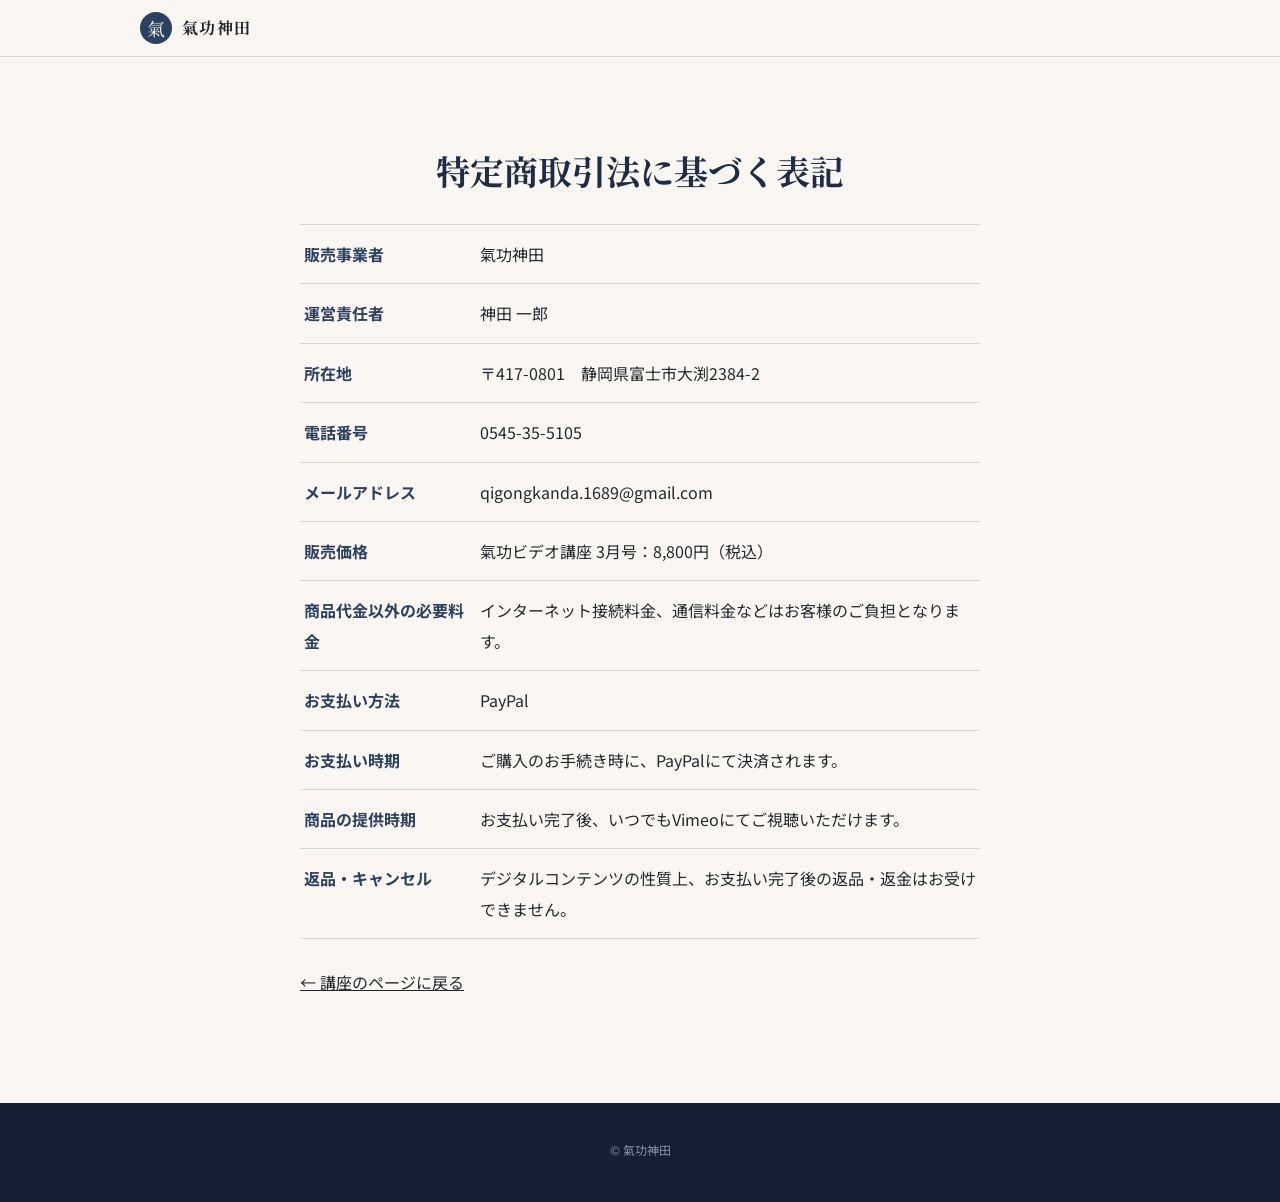
<file: tokushoho.html>
<!doctype html>
<html lang="ja">
<head>
<meta charset="utf-8">
<meta name="viewport" content="width=device-width, initial-scale=1">
<meta name="robots" content="noindex">
<title>特定商取引法に基づく表記｜氣功神田</title>
<link rel="preconnect" href="https://fonts.googleapis.com">
<link rel="preconnect" href="https://fonts.gstatic.com" crossorigin>
<link href="https://fonts.googleapis.com/css2?family=Noto+Sans+JP:wght@400;500;700&family=Noto+Serif+JP:wght@500;700&display=swap" rel="stylesheet">
<link rel="stylesheet" href="style.css">
</head>
<body>
<header class="site-header">
  <div class="wrap header-inner">
    <a class="brand" href="index.html"><span class="brand-mark" aria-hidden="true">氣</span><span class="brand-name">氣功神田</span></a>
  </div>
</header>
<main>
  <section class="section">
    <div class="wrap narrow">
      <h1 class="h2">特定商取引法に基づく表記</h1>
      <dl class="spec">
        <div><dt>販売事業者</dt><dd>氣功神田</dd></div>
        <div><dt>運営責任者</dt><dd>神田 一郎</dd></div>
        <div><dt>所在地</dt><dd>〒417-0801　静岡県富士市大渕2384-2</dd></div>
        <div><dt>電話番号</dt><dd>0545-35-5105</dd></div>
        <div><dt>メールアドレス</dt><dd>qigongkanda.1689@gmail.com</dd></div>
        <div><dt>販売価格</dt><dd>氣功ビデオ講座 3月号：8,800円（税込）</dd></div>
        <div><dt>商品代金以外の必要料金</dt><dd>インターネット接続料金、通信料金などはお客様のご負担となります。</dd></div>
        <div><dt>お支払い方法</dt><dd>PayPal</dd></div>
        <div><dt>お支払い時期</dt><dd>ご購入のお手続き時に、PayPalにて決済されます。</dd></div>
        <div><dt>商品の提供時期</dt><dd>お支払い完了後、いつでもVimeoにてご視聴いただけます。</dd></div>
        <div><dt>返品・キャンセル</dt><dd>デジタルコンテンツの性質上、お支払い完了後の返品・返金はお受けできません。</dd></div>
      </dl>
      <p class="body" style="margin-top:28px"><a href="index.html">← 講座のページに戻る</a></p>
    </div>
  </section>
</main>
<footer class="site-footer"><div class="wrap"><p class="copy">© 氣功神田</p></div></footer>
</body>
</html>
</file>
<file: style.css>
:root{
  --bg:#faf7f2;
  --tint:#f1ece2;
  --ink:#23282e;
  --muted:#5e6670;
  --indigo:#2b4162;
  --indigo-deep:#1d2d47;
  --accent:#b8432f;
  --accent-dark:#9a3524;
  --line:#ddd5c6;
  --radius:14px;
  --serif:"Noto Serif JP","Hiragino Mincho ProN","Yu Mincho",serif;
  --sans:"Noto Sans JP","Hiragino Sans","Yu Gothic",Meiryo,sans-serif;
}
*{box-sizing:border-box}
html{scroll-behavior:smooth}
body{margin:0;background:var(--bg);color:var(--ink);font-family:var(--sans);font-size:16px;line-height:1.9;-webkit-text-size-adjust:100%}
img{max-width:100%;height:auto;display:block}
a{color:inherit}
.wrap{width:100%;max-width:1040px;margin:0 auto;padding:0 20px}
.narrow{max-width:720px}
.center{text-align:center}
.sp-only{display:inline}

/* header */
.site-header{position:sticky;top:0;z-index:20;background:rgba(250,247,242,.94);backdrop-filter:blur(6px);border-bottom:1px solid var(--line)}
.header-inner{display:flex;align-items:center;justify-content:space-between;height:56px}
.brand{display:flex;align-items:center;gap:10px;text-decoration:none}
.brand-mark{display:grid;place-items:center;width:32px;height:32px;border-radius:50%;background:var(--indigo);color:var(--bg);font-family:var(--serif);font-size:18px;line-height:1}
.brand-name{font-family:var(--serif);font-weight:700;letter-spacing:.08em}

/* buttons */
.btn{display:inline-flex;align-items:center;justify-content:center;min-height:52px;padding:0 32px;border-radius:999px;background:var(--accent);color:#fff;font-weight:700;font-size:17px;text-decoration:none;letter-spacing:.04em;box-shadow:0 6px 16px rgba(184,67,47,.28);transition:background .2s,transform .2s}
.btn:hover{background:var(--accent-dark);transform:translateY(-1px)}
.btn:focus-visible,summary:focus-visible,a:focus-visible{outline:3px solid #e6a92e;outline-offset:3px}
.btn-small{min-height:40px;padding:0 20px;font-size:14px;box-shadow:none}
.btn-light{background:#fff;color:var(--indigo-deep);box-shadow:0 6px 16px rgba(0,0,0,.25)}
.btn-light:hover{background:#f4efe6}

/* hero */
.hero{padding:40px 0 56px;background:
  radial-gradient(900px 420px at 85% -10%,#e4e9f2 0%,rgba(228,233,242,0) 70%),var(--bg)}
.hero-inner{display:grid;gap:32px}
.eyebrow{margin:0 0 8px;color:var(--accent);font-weight:700;font-size:14px;letter-spacing:.14em}
.eyebrow.center{text-align:center}
h1{margin:0 0 20px;font-family:var(--serif);font-weight:700;font-size:clamp(32px,8vw,52px);line-height:1.35;color:var(--indigo-deep)}
.h1-sub{display:block;margin-top:10px;font-size:clamp(17px,4.4vw,24px);font-weight:500;color:var(--indigo);letter-spacing:.08em}
.lead{margin:0 0 20px;font-size:16px}
.hero-facts{display:flex;flex-wrap:wrap;gap:8px 10px;margin:0 0 24px;padding:0;list-style:none}
.hero-facts li{padding:6px 14px;border:1px solid var(--line);border-radius:999px;background:#fff;font-size:14px;font-weight:500}
.hero-facts span{margin-right:8px;color:var(--muted);font-weight:400}
.price-box{padding:22px;border:1px solid var(--line);border-radius:var(--radius);background:#fff;text-align:center}
.price{margin:0 0 12px;font-family:var(--serif);color:var(--indigo-deep);line-height:1.2}
.price-num{font-size:48px;font-weight:700;letter-spacing:.02em}
.price-unit{font-size:22px;font-weight:700;margin-left:2px}
.price-tax{font-size:14px;font-weight:500;margin-left:6px;color:var(--muted)}
.note-small{margin:10px 0 0;font-size:13px;color:var(--muted)}
.hero-fig{margin:0;justify-self:center;width:min(70%,300px)}
.hero-fig img{border-radius:var(--radius);box-shadow:0 18px 40px rgba(29,45,71,.22)}
figcaption{margin-top:8px;font-size:13px;color:var(--muted);text-align:center;line-height:1.6}

/* sections */
.section{padding:64px 0}
.section-tint{background:var(--tint)}
.h2{margin:0 0 28px;font-family:var(--serif);font-weight:700;font-size:clamp(24px,6vw,34px);line-height:1.5;color:var(--indigo-deep);text-align:center}
.body{margin:0 0 18px}
.body strong,.check-list+.body strong{background:linear-gradient(transparent 62%,#f3d9a8 62%);font-weight:700}
.check-list{margin:0 0 28px;padding:0;list-style:none;display:grid;gap:10px}
.check-list li{position:relative;padding:14px 16px 14px 52px;background:#fff;border:1px solid var(--line);border-radius:12px}
.check-list li::before{content:"";position:absolute;left:18px;top:50%;width:18px;height:10px;margin-top:-9px;border-left:3px solid var(--accent);border-bottom:3px solid var(--accent);transform:rotate(-45deg)}

/* steps */
.steps{margin:0;padding:0;list-style:none;display:grid;gap:22px}
.step{padding:24px 20px;background:#fff;border:1px solid var(--line);border-radius:var(--radius)}
.step-head{display:flex;align-items:center;gap:14px;margin-bottom:10px}
.step-no{flex:none;display:grid;place-items:center;width:38px;height:38px;border-radius:50%;background:var(--indigo);color:#fff;font-family:var(--serif);font-weight:700;font-size:18px}
.step h3{margin:0;font-family:var(--serif);font-size:19px;line-height:1.5;color:var(--indigo-deep)}
.step p{margin:0 0 16px}
.pair,.trio{display:grid;gap:12px;align-items:start}
.pair{grid-template-columns:repeat(2,1fr)}
.trio{grid-template-columns:repeat(3,1fr)}
.pair figure,.trio figure,.single figure{margin:0}
.pair img,.trio img,.single img{width:100%;border-radius:10px;border:1px solid var(--line)}
.single{display:grid;place-items:center}
.single figure{width:min(60%,260px)}

/* cards */
.cards{display:grid;gap:14px;margin-bottom:32px}
.card{padding:22px;background:#fff;border:1px solid var(--line);border-radius:var(--radius)}
.card h3{margin:0 0 8px;font-family:var(--serif);font-size:19px;color:var(--indigo-deep)}
.card p{margin:0}
.pull{margin:0;text-align:center;font-family:var(--serif);font-size:clamp(18px,4.6vw,24px);line-height:1.8;color:var(--indigo)}

/* spec */
.spec{margin:0;border-top:1px solid var(--line)}
.spec div{display:grid;gap:2px;padding:14px 4px;border-bottom:1px solid var(--line)}
.spec dt{font-weight:700;color:var(--indigo)}
.spec dd{margin:0}

/* series */
.series{margin:24px 0 0;padding:0;list-style:none;display:grid;gap:8px}
.series li{display:grid;grid-template-columns:56px 1fr;gap:4px 12px;align-items:center;padding:12px 16px;background:#fff;border:1px solid var(--line);border-radius:12px;color:var(--muted)}
.series .s-m{font-weight:700}
.series .s-tag{grid-column:2;justify-self:start;padding:0 10px;border-radius:999px;background:var(--accent);color:#fff;font-size:12px;font-weight:700;line-height:22px}
.series .is-current{color:var(--ink);border-color:var(--accent);box-shadow:0 0 0 2px rgba(184,67,47,.14)}
.series .is-current .s-m{color:var(--accent)}

/* faq */
details{border-bottom:1px solid var(--line)}
details:first-of-type{border-top:1px solid var(--line)}
summary{position:relative;padding:18px 36px 18px 4px;font-weight:700;cursor:pointer;list-style:none}
summary::-webkit-details-marker{display:none}
summary::after{content:"+";position:absolute;right:8px;top:50%;transform:translateY(-50%);font-size:22px;color:var(--accent);line-height:1}
details[open] summary::after{content:"−"}
details p{margin:0 0 18px;padding:0 4px;color:#3a4149}

/* final */
.final{padding:72px 0 88px;background:var(--indigo-deep);color:#fff}
.final-quote{margin:0 0 14px;font-family:var(--serif);font-size:16px;letter-spacing:.2em;color:#d9c9a3}
.final-h{margin:0 0 14px;font-family:var(--serif);font-size:clamp(24px,6.4vw,36px);line-height:1.6}
.final-body{margin:0 0 24px;color:#d7deea}
.price-light{color:#fff}
.price-light .price-tax{color:#c5cfdf}
.final .note-small{color:#b6c1d4}

/* footer */
.site-footer{padding:36px 0 40px;background:#141f33;color:#b6c1d4;text-align:center;font-size:14px}
.foot-brand{margin:0 0 12px;font-family:var(--serif);font-size:18px;color:#fff;letter-spacing:.1em}
.foot-links{display:flex;flex-wrap:wrap;justify-content:center;gap:6px 20px;margin:0 0 16px;padding:0;list-style:none}
.foot-links a{color:#d7deea}
.copy{margin:0;font-size:12px;color:#8391a8}

/* sticky cta (mobile) */
.sticky-cta{position:fixed;left:0;right:0;bottom:0;z-index:30;padding:10px 16px calc(10px + env(safe-area-inset-bottom));background:rgba(250,247,242,.96);border-top:1px solid var(--line);transform:translateY(110%);transition:transform .25s}
.sticky-cta.show{transform:none}
.sticky-cta .btn{width:100%}
body{padding-bottom:0}

@media (min-width:760px){
  .sp-only{display:none}
  .hero{padding:72px 0 88px}
  .hero-inner{grid-template-columns:1.15fr .85fr;align-items:center;gap:56px}
  .hero-fig{width:100%;max-width:320px}
  .section{padding:88px 0}
  .step{padding:32px 36px}
  .step-head{margin-bottom:12px}
  .pair{max-width:560px;margin-left:auto;margin-right:auto}
  .trio{max-width:640px;margin-left:auto;margin-right:auto}
  .cards{grid-template-columns:repeat(3,1fr)}
  .spec div{grid-template-columns:160px 1fr;gap:16px}
  .sticky-cta{display:none}
}
@media (prefers-reduced-motion:reduce){
  html{scroll-behavior:auto}
  .btn,.sticky-cta{transition:none}
}

/* series links / prev-next */
.series li.has-link{display:block;padding:0}
.series li.has-link a{display:grid;grid-template-columns:56px 1fr;gap:4px 12px;align-items:center;padding:12px 16px;color:inherit;text-decoration:none;border-radius:12px}
.series li.has-link a:hover .s-t{text-decoration:underline}
.series .s-tag-sub{background:transparent;color:var(--accent);border:1px solid var(--accent);line-height:20px}
.prev-link a,.final .prev-link a{color:inherit;text-decoration:underline}
</file>
